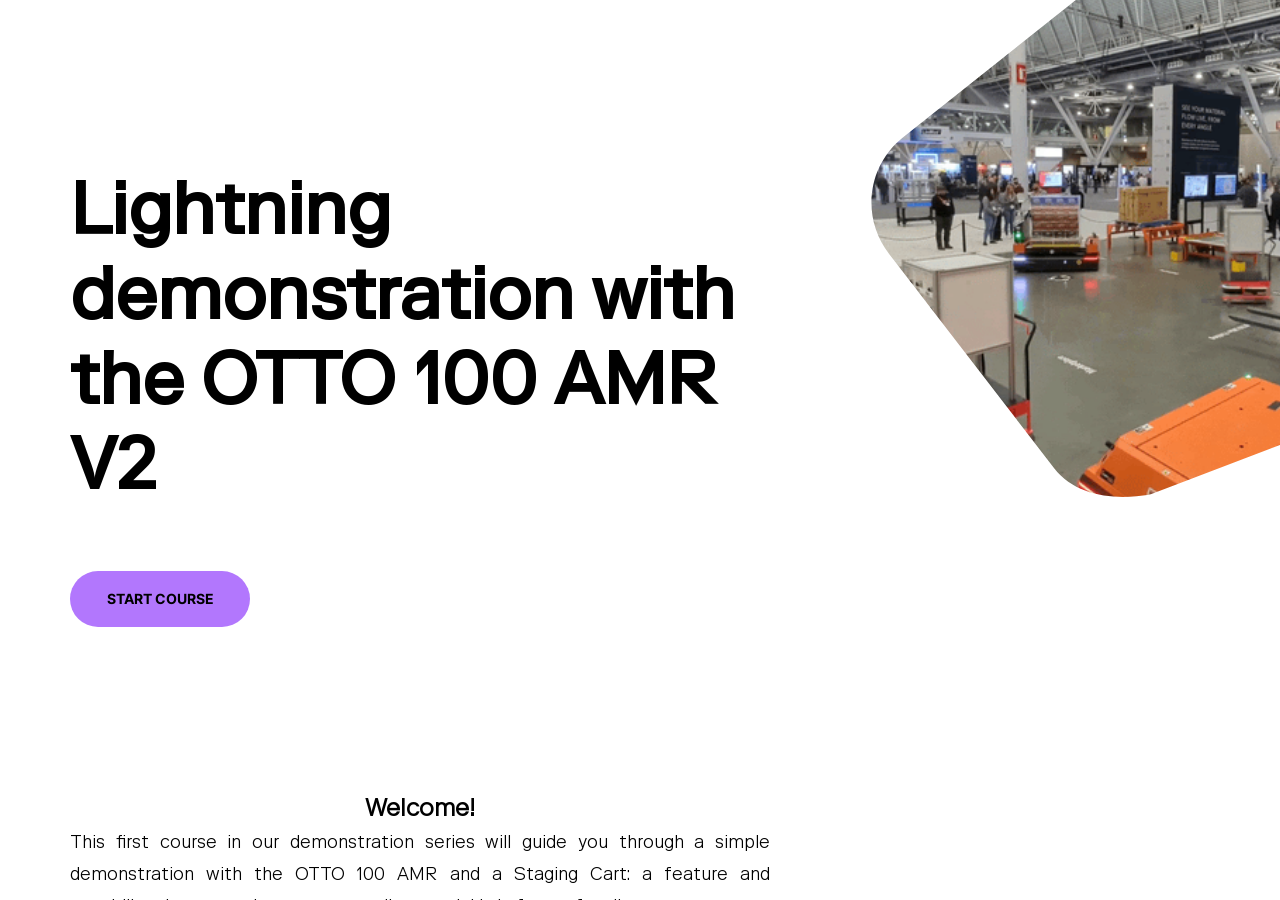
<file: index.html>
<!DOCTYPE html>
<html lang="en" class="">
  <head>
    <meta http-equiv="X-UA-Compatible" content="IE=edge,chrome=1">
    <meta name="viewport" content="width=device-width, initial-scale=1">
    <meta charset="utf-8">

    <title>Lightning demonstration with the OTTO 100 AMR V2</title>

    <link type="text/css" rel="stylesheet" href="lib/icomoon.css">
    <script type="text/javascript" src="lib/player-0.0.11.min.js"></script>
    <script type="text/javascript" src="lib/lzwcompress.js"></script>

    <!-- Resize Hack -->
    <script type="text/javascript">
      window.resizeTo(screen.width, screen.height);
    </script>
    
    <!--[if lt IE 9]>
    <script src="//html5shiv.googlecode.com/svn/trunk/html5.js"></script>
    <![endif]-->

    <script id="__ENTRY__" type="application/json">
      {".js":["rise/f2f478ba.js"]}
    </script>

    <script id="__REMOTE_ENTRIES__" type="application/json">
      {"mondrian":{".js":["mondrian/entry.js"]}}
    </script>

    <script>
      (function() {
        const jsonp = {}

        function loadModule(manifest) {
          const p = []

          if (manifest['.css'] != null) {
            for (var idx = 0; idx < manifest['.css'].length; idx++) {
              p.push(new Promise((resolve, reject) => {
                var link = document.createElement('link')
                link.onload = resolve
                link.onerror = reject
                link.rel = 'stylesheet'
                link.href = 'lib/' + manifest['.css'][idx]
                document.body.appendChild(link)
              }))
            }
          }

          if (manifest['.js'] != null) {
            for (var idx = 0; idx < manifest['.js'].length; idx++) {
              p.push(new Promise((resolve, reject) => {
                var script = document.createElement('script')
                script.onload = resolve
                script.onerror = reject
                script.src = 'lib/' + manifest['.js'][idx]
                document.body.appendChild(script)
              }))
            }
          }

          return Promise.all(p)
        }

        function deserialize(str) {
          const buffer = Uint8Array.from(atob(str), c => c.charCodeAt(0))
          const json = new TextDecoder().decode(buffer)
          const result = JSON.parse(json)
          return result
        }

        function __loadEntry() {
          return loadModule(JSON.parse(document.getElementById('__ENTRY__').textContent))
        }

        function __loadRemoteEntry(name) {
          const manifest = JSON.parse(document.getElementById('__REMOTE_ENTRIES__').textContent)
          if (manifest[name] == null) throw new Error(`Missing manifest for remote entry "${name}".`)
          return loadModule(manifest[name])
        }
        
        async function __loadJsonp(id, path) {
          try {
            return await new Promise((resolve, reject) => {
              try {
                jsonp[id] = resolve
                const script = document.createElement('script')
                script.onerror = reject
                script.src = `./${path}`
                document.head.appendChild(script)
              } catch (err) {
                reject(err)
              }
            })
          } finally {
            delete jsonp[id]
          }
        }

        function __resolveJsonp(id, data) {
          const resolve = jsonp[id]
          if (typeof resolve !== 'function') {
            throw new Error(`Could not load JSONP "${id}"`)
          }
          resolve(data)
        }

        async function __fetchCourse(name) {
          name = name == null ? window.i18n.default : name
          if (!window.i18n.available.includes(name)) {
            console.warn(`Could not load locale "${name}"`)
            name = window.i18n.available[0]
          }
          const encoded = await __loadJsonp(`course:${name}`, `locales/${name}.js`)
          const courseData = deserialize(encoded)
          return courseData
        }

        window.__loadEntry = __loadEntry
        window.__loadRemoteEntry = __loadRemoteEntry
        window.__loadJsonp = __loadJsonp
        window.__resolveJsonp = __resolveJsonp
        window.__fetchCourse = __fetchCourse
      })()
    </script>
  </head>
  <body>
    <div id="app"></div>
    <script>
  (function(root) {
    window.i18n = {"available":["und"],"default":"und"};
    window.partnerContent = [];

    var quizId = null;
    var storylineId = null;
    var completionPercentage = 100;
    var reporting = 'passed-incomplete';

    var LMSProxySelections = [
      'CommitData',
      'ConcedeControl', // Gives control back to the LMS
      'CreateResponseIdentifier', // Create question response
      'Finish',
      'GetDataChunk',  // Retrieve stringified object with lesson progress
      'GetStatus', // Get Current Status
      'MatchingResponse', // Interaction - Question Type
      'RecordFillInInteraction', // Interaction - Question Type
      'RecordMatchingInteraction', // Interaction - Question Type
      'RecordMultipleChoiceInteraction', // Interaction - Question Type
      'ResetStatus', // Reset the Status
      'SetBookmark',   // Set identifier for bookmark
      'SetDataChunk',  // Set a stringified object with lesson progress
      'SetFailed', // Tell LMS user Failed course
      'SetObjectiveStatus',
      'SetPassed', // Tell LMS user Passed the course
      'SetReachedEnd', // Tell LMS user completed course
      'SetScore', // Report Users Score to the LMS (for Pass and fail)
      'WriteToDebug',
    ];

    function HookCommit() {
  LMSProxyFuncs.WriteToDebug('Commit strategy detected a reason to commit! Forcing a commit to the LMS.');
  LMSProxyFuncs.CommitData();
}

const ProxyHooks = {

  'SetFailed': HookCommit,
  'SetPassed': HookCommit,
  'SetReachedEnd': HookCommit,
  'SetScore': HookCommit,

  'RecordMultipleChoiceInteraction': HookCommit,
  'RecordMatchingInteraction': HookCommit,
  'RecordFillInInteraction': HookCommit,
  'MatchingResponse': HookCommit,
};

function hookProxy(funcName) {
  if(ProxyHooks[funcName]) {
    return ProxyHooks[funcName]();
  }

  return;
}

var LMSProxyFuncs = pick(LMSProxySelections, window.parent, Function.prototype);

function noAPIFunction (funcName) {
  return function () {
    console.log('Warning: Course was unable to find the LMS API for ' + funcName + '. Course may have been launched from scormcontent/index.html, or the course package is not within an LMS. Saving of student data will not occur.');
  }
}

var initProxy = function() {
  return Object.keys(LMSProxyFuncs).reduce(function(newProxy, funcName) {
    // Alert logic for if there's issues finding the eLearning API.
    var triggerAlert = true;

    // xAPI and cmi5 API's can be identified by their object type and key count.
    if (typeof LMSProxyFuncs[funcName] === 'object' && Object.keys(LMSProxyFuncs[funcName]).length > 1) {
      triggerAlert = false;
    }

    // AICC and SCORM API's can be identified by the length of the function.
    if (LMSProxyFuncs[funcName].toString().length > 35) {
      triggerAlert = false;
    }

    if (triggerAlert) {
      noAPIFunction(funcName)();

      if (funcName === 'cmi5') {
        newProxy['cmi5'] = {
          getMasteryScore: noAPIFunction('cmi5.getMasteryScore')
        }
      } else {
        newProxy[funcName] = noAPIFunction(funcName);
      }
      
      return newProxy;
    }

    if (arrayHas(funcName, ['CreateResponseIdentifier', 'MatchingResponse', 'cmi5'])) {
      newProxy[funcName] = LMSProxyFuncs[funcName];
      return newProxy;
    }

    newProxy[funcName] = function () {
      var args = ([]).slice.call(arguments);
      var result = LMSProxyFuncs[funcName].apply(null, args);

      hookProxy(funcName);

      return result;
    }
    return newProxy;
  }, {})
}


    var LMSProxy = initProxy();

    finish(0);

    var cache = getLMSData();

    if(!isPassed()) {
      LMSProxy.SetObjectiveStatus(
        '',
        window.parent.LESSON_STATUS_FAILED
      );
    }

    function debounce(fn, delay) {
  var timer = null;

  return function () {
    var context = this, args = arguments;
    clearTimeout(timer);
    timer = setTimeout(function () {
      fn.apply(context, args);
    }, delay);
  };
}

function compress(data) {
  try {
    return JSON.stringify({
      v: 2,
      d: lzwCompress.pack(JSON.stringify(data)),
      cpv: "wfIiZFgP"
    });
  } catch(e) {
    return '';
  }
}

function decompress(stringData) {
  try {
    const data = JSON.parse(stringData);

    return data.d
      ? JSON.parse(lzwCompress.unpack(data.d))
      : data;
  } catch(e) {
    return {};
  }
}

function assign(target) {
  if (target === undefined || target === null) {
    throw new TypeError('assign: Cannot convert undefined or null to object');
  }

  var output = Object(target);

  for (var index = 1; index < arguments.length; index++) {
    var source = arguments[index];
    if (source !== undefined && source !== null) {
      for (var nextKey in source) {
        if (source.hasOwnProperty(nextKey)) {
          output[nextKey] = source[nextKey];
        }
      }
    }
  }
  return output;
}

function identity(value) {
  return value;
}

function bookmark(id) {
  var url = 'index.html#/lessons/' + id;

  LMSProxy.SetBookmark(url, '');
}

function completeOut(passed, reportParam) {
  var reportType = reportParam || reporting;

  if(passed) {
    switch(reportType) {
      case 'completed-incomplete':
      case 'completed-failed':
        LMSProxy.ResetStatus();
        LMSProxy.SetReachedEnd();
        break;

      case 'passed-incomplete':
      case 'passed-failed':
        LMSProxy.SetPassed();
        LMSProxy.SetReachedEnd();
        break;
    }
  } else {
    switch(reportType) {
      case 'passed-failed':
      case 'completed-failed':
        if(!isPassed()) {
          LMSProxy.SetFailed();
        }
        break;
    }
  }
}

var setDataChunk = debounce(function(data) {
  LMSProxy.SetDataChunk(data);
}, 100);

function concatLMSData(data) {
  assign(cache, data);
  setDataChunk(compress(cache));
}

function getLocale() {
  return getLMSData().locale;
}

function setLocale(locale) {
  concatLMSData({ locale: locale });
}


function exit() {
  LMSProxy.ConcedeControl();
}

function finish(totalProgress) {
  if (
    quizId === null &&
    storylineId === null &&
    completionPercentage != undefined &&
    totalProgress >= completionPercentage
  ) {
    completeOut(true);
  }
}

function finishQuiz(passed, score, id) {
  if (id == quizId) {
    reportScore(score);
    completeOut(passed);
  }
}

function finishStoryline(id, passed, isQuiz, score) {
  if (id == storylineId) {
    if (isQuiz) {
      reportScore(score);
      completeOut(passed, 'passed-failed');
    } else {
      completeOut(passed);
    }
  }
}

function sanitizeForUri(title) {
  var strippedTitle = title.replace(/<(?:.|\n)*?>/gm, '');
  var sanitizedTitle = strippedTitle.replace(/[^a-zA-Z0-9-_.~]/g, '-');
  return sanitizedTitle;
}

function shorten(title) {
  return title.charAt(0);
}

function buildResponseIdentifier(response) {
  var title = sanitizeForUri(response.title);
  return LMSProxy.CreateResponseIdentifier(shorten(title), title);
}

function buildMatchingResponse(response) {
  var sourceTitle = sanitizeForUri(response.source.title);
  var targetTitle = sanitizeForUri(response.target.title);

  var source =
    LMSProxy.CreateResponseIdentifier(shorten(sourceTitle), sourceTitle);
  var target =
    LMSProxy.CreateResponseIdentifier(shorten(targetTitle), targetTitle);

  return new LMSProxy.MatchingResponse(source, target);
}

function cleanTitle(title, maxSize) {
  return title.substr(0, maxSize || 20).replace(/\s/g, '_');
}

function titleToId(quiz, question, attempts) {
  return cleanTitle(quiz, 20) + '_' + cleanTitle(question, 230) + '_' + attempts.toString().substr(0,3);
}

function normalizeResult(correct) {
  return correct
    ? window.parent.INTERACTION_RESULT_CORRECT
    : window.parent.INTERACTION_RESULT_WRONG;
}

function reportAnswer(data) {
  var recorder = Function.prototype;
  var response;
  var correctResponses;

  var isCorrect = normalizeResult(data.isCorrect);
  var latency = data.latency;
  var title = data.questionTitle;
  var weighting = 1;
  var strId = titleToId(data.quizTitle, title, data.retryAttempts);

  switch (data.type) {
    case 'MULTIPLE_CHOICE':
    case 'MULTIPLE_RESPONSE':
      response = data.response.map(buildResponseIdentifier);
      correctResponses = data.correctResponse.map(buildResponseIdentifier);
      recorder = LMSProxy.RecordMultipleChoiceInteraction;
      break;

    case 'FILL_IN_THE_BLANK':
      response = data.response;
      correctResponses = data.correctResponse;
      recorder = LMSProxy.RecordFillInInteraction;
      break;

    case 'MATCHING':
      response = data.response.map(buildMatchingResponse);
      correctResponses = data.correctResponse.map(buildMatchingResponse);
      recorder = LMSProxy.RecordMatchingInteraction;
      break;
  }

  recorder(
    strId,
    response,
    isCorrect,
    correctResponses,
    title,
    weighting,
    latency,
    0
  );
}

function getLMSData() {
  var data = null;

  if(!cache) {
    data = LMSProxy.GetDataChunk();

    var result = data
      ? decompress(data)
      : {};

    return result;
  }

  return assign({}, cache);
}

function getProgress(initialProgress) {
  var decodeCourseProgress =
    root.Rise.decodeCourseProgress;

  var progress = assign({}, {
    progress: { lessons: {} }
  }, getLMSData()).progress;

  if(initialProgress) {
    return decodeCourseProgress(initialProgress, progress);
  }

  return progress;
}

function isExport() {
  return true;
}

function isPassed() {
  return LMSProxy.GetStatus() === window.parent.LESSON_STATUS_PASSED;
}

function pick(keys, obj, def) {
  return keys.reduce(function(memo, key) {
    if(obj[key] === undefined) {
      if(def !== undefined) {
        memo[key] = def;
      }
    } else {
      memo[key] = obj[key];
    }

    return memo;
  }, {});
}

function reportScore(score) {
  var highScore = Math.max(getLMSData().score || 0, score);
  concatLMSData({ score: highScore });

  LMSProxy.SetScore(highScore, 100, 0);
}

function resolvePath(path) {
  return ('assets/').concat(path);
}

function resolveFontPath(font) {
  return ('lib/fonts/').concat(font.key.split('/').reverse()[0]);
}

function setLessonProgress(lessonProgress) {
  var encodeLessonProgress =
    root.Rise.encodeLessonProgress;

  var currentProgress = getProgress();

  var lessons = assign(
    {},
    currentProgress.lessons,
    encodeLessonProgress(lessonProgress)
  );

  var progress = assign({}, currentProgress, { lessons: lessons });

  concatLMSData({ progress: progress });
}

function setCourseProgress(courseProgress) {
  var encodeCourseProgress =
    root.Rise.encodeCourseProgress;

  var currentProgress = getProgress();

  var progress = assign(
    {},
    currentProgress,
    encodeCourseProgress(courseProgress)
  );

  concatLMSData({ progress: progress });
}

function getMasteryScore(payload) {
  return payload.passingScore;
}

function arrayHas(val, arr) {
  return !!(~(arr.indexOf(val)))
}

function fetchAvailableLocales() {
  return window.i18n
}

root.Rise = {
  completeLessons: identity,
  decodeCourseProgress: identity,
  encodeCourseProgress: identity,
  encodeLessonProgress: identity
};

root.Runtime = {
  bookmark: bookmark,
  exit: exit,
  fetch: window.__fetchCourse,
  fetchAvailableLocales: fetchAvailableLocales,
  finish: finish,
  finishQuiz: finishQuiz,
  finishStoryline: finishStoryline,
  getLocale: getLocale,
  getMasteryScore: getMasteryScore,
  getProgress: getProgress,
  isExport: isExport,
  reportAnswer: reportAnswer,
  resolveFontPath: resolveFontPath,
  resolvePath: resolvePath,
  setCourseProgress: setCourseProgress,
  setLessonProgress: setLessonProgress,
  setLocale: setLocale
};

  }(window));
</script>

    
    <script>__loadEntry()</script>
    
  </body>
</html>
</file>
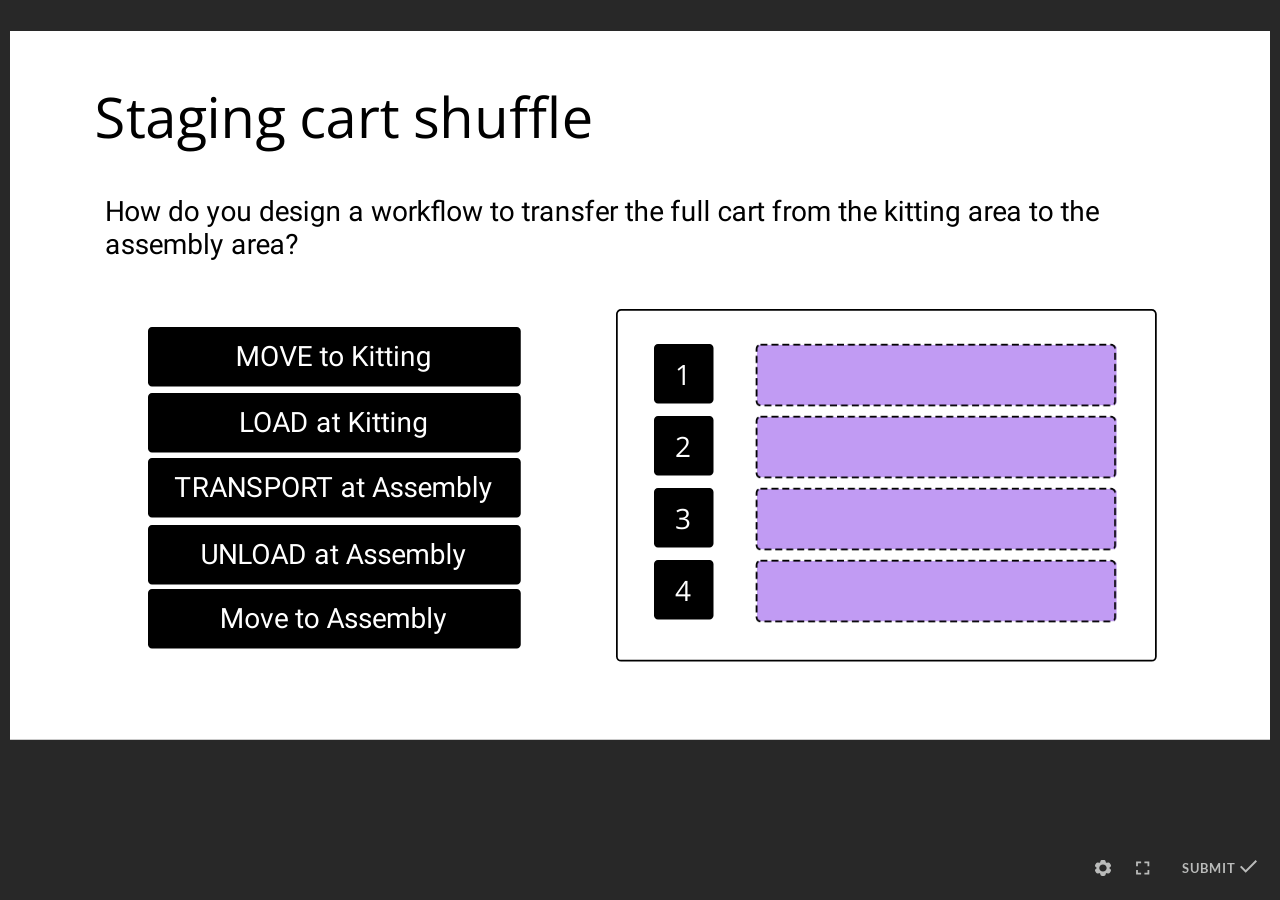
<file: assets/F-tINTjvSrshsp36/story.html>
﻿<!doctype html>
<html lang="en-US">
<head>
  <meta charset="utf-8">
  <!-- Created using Storyline 360 x64 - http://www.articulate.com  -->
  <!-- version: 3.95.33670.0 -->
  <title>Sequence Drag-and-Drop Interaction with Feedback</title>
  <meta http-equiv="x-ua-compatible" content="IE=edge"/>
  <meta name="viewport" content="width=device-width,initial-scale=1,user-scalable=no,shrink-to-fit=no,minimal-ui"/>
  <meta name="apple-mobile-web-app-capable" content="yes"/>
  <style>
    html, body { height: 100%; padding: 0; margin: 0 }
    #app { height: 100%; width: 100%; }
  </style>

  <script>
    window.DS = {};
    window.globals = {
      DATA_PATH_BASE: '',
      HAS_FRAME: true,
      HAS_SLIDE: true,

      lmsPresent: false,
      tinCanPresent: false,
      cmi5Present: false,
      aoSupport: false,
      scale: 'noscale',
      captureRc: false,
      browserSize: 'optimal',
      bgColor: '#282828',
      features: 'DropInAcc,DropInBase,DropInCore,DropInInteractions,DropInMisc,DropInVectors,DropInVideo,LayerPresentAsDialog,MultipleQuizTracking,UpdatedThemeEditor',
      themeName: 'unified',
      preloaderColor: '#FFFFFF',
      suppressAnalytics: false,
      productChannel: 'stable',
      publishSource: 'storyline',
      aid: 'aid|d3a047dc-32d6-46bf-a9ea-df0767599b33',
      cid: '9349f8fa-4f73-4792-9519-6d19b96ab13f',
      playerVersion: '3.95.33670.0',
      publishTimestamp: '2025-01-17T16:35:43.7537208Z',
      maxIosVideoElements: 10,
      connectionSettings: { message: 'You%20are%20offline.%20Trying%20to%20reconnect...', useDarkTheme: false, mode: 'disabled' },
      hasFeature: function(feature) {
        return this.features.split(',').includes(feature);
      },
      
      parseParams: function(qs) {
        if (window.globals.parsedParams != null) {
          return window.globals.parsedParams;
        }
        qs = (qs || window.location.search.substr(1)).split('+').join(' ');
        var params = {},
            tokens,
            re = /[?&]?([^=]+)=([^&]*)/g;

        while (tokens = re.exec(qs)) {
          params[decodeURIComponent(tokens[1]).trim()] =
            decodeURIComponent(tokens[2]).trim();
        }
        window.globals.parsedParams = params;
        return params;
      }

    };
  </script>
  <script>
    var isIe11 = ('ActiveXObject' in window || window.MSBlobBuilder != null)
      && window.msCrypto != null && !window.ActiveXObject;
    if (isIe11) {
      window.globals.unsupportedBrowser = true;
      document.write(atob('[base64]'));
    }
  </script>

  <script>
    if (window.globals.hasFeature('MultiLanguageSinglePackageSupport')) {
      
      
    }
  </script>

  
  <script>window.THREE = { };</script>
  
<meta name="robots" content="noindex, nofollow"></head>
<body style="background: #282828" class="cs-HTML theme-unified">
<script src="player-interface.js"></script>
  <script>!function(){var e,i=/iPhone/i,o=/iPod/i,n=/iPad/i,t=/\biOS-universal(?:.+)Mac\b/i,r=/\bAndroid(?:.+)Mobile\b/i,a=/Android/i,d=/(?:SD4930UR|\bSilk(?:.+)Mobile\b)/i,p=/Silk/i,l=/Windows Phone/i,u=/\bWindows(?:.+)ARM\b/i,b=/BlackBerry/i,s=/BB10/i,c=/Opera Mini/i,f=/\b(CriOS|Chrome)(?:.+)Mobile/i,h=/Mobile(?:.+)Firefox\b/i,v=function(e){return void 0!==e&&"MacIntel"===e.platform&&"number"==typeof e.maxTouchPoints&&e.maxTouchPoints>1&&"undefined"==typeof MSStream};e=function(e){var m={userAgent:"",platform:"",maxTouchPoints:0};e||"undefined"==typeof navigator?"string"==typeof e?m.userAgent=e:e&&e.userAgent&&(m={userAgent:e.userAgent,platform:e.platform,maxTouchPoints:e.maxTouchPoints||0}):m={userAgent:navigator.userAgent,platform:navigator.platform,maxTouchPoints:navigator.maxTouchPoints||0};var g=m.userAgent,y=g.split("[FBAN");void 0!==y[1]&&(g=y[0]),void 0!==(y=g.split("Twitter"))[1]&&(g=y[0]);var A=function(e){return function(i){return i.test(e)}}(g),w={apple:{phone:A(i)&&!A(l),ipod:A(o),tablet:!A(i)&&(A(n)||v(m))&&!A(l),universal:A(t),device:(A(i)||A(o)||A(n)||A(t)||v(m))&&!A(l)},amazon:{phone:A(d),tablet:!A(d)&&A(p),device:A(d)||A(p)},android:{phone:!A(l)&&A(d)||!A(l)&&A(r),tablet:!A(l)&&!A(d)&&!A(r)&&(A(p)||A(a)),device:!A(l)&&(A(d)||A(p)||A(r)||A(a))||A(/\bokhttp\b/i)},windows:{phone:A(l),tablet:A(u),device:A(l)||A(u)},other:{blackberry:A(b),blackberry10:A(s),opera:A(c),firefox:A(h),chrome:A(f),device:A(b)||A(s)||A(c)||A(h)||A(f)},any:!1,phone:!1,tablet:!1};return w.any=w.apple.device||w.android.device||w.windows.device||w.other.device,w.phone=w.apple.phone||w.android.phone||w.windows.phone,w.tablet=w.apple.tablet||w.android.tablet||w.windows.tablet,w}(),"object"==typeof exports&&"undefined"!=typeof module?module.exports=e:"function"==typeof define&&define.amd?define((function(){return e})):this.isMobile=e}();
    window.isMobile.apple.tablet = window.isMobile.apple.tablet ||
      (navigator.platform === 'MacIntel' && navigator.maxTouchPoints > 1);
    window.isMobile.apple.device = window.isMobile.apple.device || window.isMobile.apple.tablet;
    window.isMobile.tablet = window.isMobile.tablet || window.isMobile.apple.tablet;
    window.isMobile.any = window.isMobile.any || window.isMobile.apple.tablet;
  </script>

  <div id="focus-sink" tabindex="-1"></div>

  <div id="preso"></div>
  <script>
    (function() {

      var classTypes = [ 'desktop', 'mobile', 'phone', 'tablet' ];

      var addDeviceClasses = function(prefix, testObj) {
        var curr, i;
        for (i = 0; i < classTypes.length; i++) {
          curr = classTypes[i];
          if (testObj[curr]) {
            document.body.classList.add(prefix + curr);
          }
        }
      };

      var params = window.globals.parseParams(),
          isDevicePreview = params.devicepreview === '1',
          isPhoneOverride = params.deviceType === 'phone' || (isDevicePreview && params.phone == '1'),
          isTabletOverride = (params.deviceType === 'tablet' || isDevicePreview) && !isPhoneOverride,
          isMobileOverride = isPhoneOverride || isTabletOverride;

      var deviceView = {
        desktop: !window.isMobile.any && !isMobileOverride,
        mobile: window.isMobile.any || isMobileOverride,
        phone: isPhoneOverride || (window.isMobile.phone && !isTabletOverride),
        tablet: isTabletOverride || window.isMobile.tablet
      };

      window.globals.deviceView = deviceView;
      window.isMobile.desktop = !window.isMobile.any;
      window.isMobile.mobile = window.isMobile.any;

      addDeviceClasses('view-', deviceView);

    })();
  </script>
  
  <script src='story_content/triggers.js' type=text/javascript></script>
<script src='story_content/user.js' type=text/javascript></script>
  <div class="slide-loader"></div>

  <script>
    var doc = document, loader = doc.body.querySelector('.slide-loader'); [ 1, 2, 3 ].forEach(function(n) { var d = doc.createElement('div'); d.style.backgroundColor = window.globals.preloaderColor; d.classList.add('mobile-loader-dot'); d.classList.add('dot' + n); loader.appendChild(d); });
  </script>

  <div class="mobile-load-title-overlay" style="display: none">
    <div class="mobile-load-title">Sequence Drag-and-Drop Interaction with Feedback</div>
  </div>

  <div class="mobile-chrome-warning"></div>

  
<style>
  .warn-connection-dialog {
    display: none;
    background: transparent;
    pointer-events: all;
    position: fixed;
    left: 0;
    top: 0;
    width: 100%;
    height: 100%;
    z-index: 999;
  }

  .warn-connection-content {
    pointer-events: all;
    border-radius: 4px;
    background: white;
    border: 1px solid #E7E7E7;
    color: #333333;
    box-shadow: 0 2px 4px rgba(0, 0, 0, 0.25);
    transition: all 150ms ease-out;
    position: absolute;
    white-space: nowrap;
  }

  .view-phone.is-landscape .warn-connection-content {
    left: 23px;
    bottom: 23px;
  }

  .view-tablet.is-landscape .warn-connection-content {
    left: 50%;
    top: 20px;
    transform: translateX(-50%);
  }

  .view-mobile.is-portrait .warn-connection-content {
    transform: translate(-50%, calc(-100% - 15px));
  }

  .warn-connection-content p {
    display: inline-block;
    margin: 0 8px 0 0;
    line-height: 33px;
    font-size: 11px;
  }

  .warn-connection-content svg {
    position: relative;
    vertical-align: middle;
    margin: 0 2px 2px 8px;
  }

  .view-desktop .warn-connection-content {
    left: 1.5em;
    bottom: 1.5em;
  }

  .view-desktop .warn-connection-content p {
    font-size: 1.1em;
  }

  .is-offline .warn-connection-dialog {
    display: block;
  }

  .is-offline .cs-panel * {
    pointer-events: none !important;
  }

  .is-offline .cs-panel {
    pointer-events: all !important;
  }

  .is-offline #nav-controls * {
    pointer-events: none !important;
  }

  .is-offline #nav-controls {
    pointer-events: all !important;
  }
</style>

<div class="warn-connection-dialog" role="alertdialog" aria-modal="true" tabindex="0" aria-labelledby="warn-connection-message">
  <div class="warn-connection-content">
    <svg width="17" height="15" viewBox="0 0 17 15" xmlns="http://www.w3.org/2000/svg">
      <path fill="#8F0000" stroke="white" d="M16.07,12.98 L15.88,12.23 L9.51,1.21 C8.97,0.26,7.6,0.26,7.06,1.21 L0.69,12.23 C0.15,13.16,0.81,14.36,1.91,14.36 H14.65 C15.47,14.36,16.05,13.7,16.07,12.98 Z"/>
      <path fill="white" stroke="white" d="M8.58,5.5 C8.35,5.28,8.5,5.35,8.21,5.32 C8.09,5.35,7.97,5.49,7.96,5.67 C7.97,5.79,7.98,5.92,7.98,6.04 L7.98,6.04 C7.99,6.17,8,6.31,8.01,6.43 L8.01,6.44 C8.03,6.92,8.06,7.41,8.09,7.9 L8.09,7.9 C8.12,8.39,8.14,8.88,8.17,9.37 C8.17,9.39,8.18,9.42,8.2,9.44 C8.23,9.46,8.25,9.47,8.28,9.47 C8.31,9.47,8.34,9.46,8.35,9.44 C8.37,9.43,8.38,9.4,8.39,9.35 L8.39,9.34 C8.39,9.24,8.4,9.15,8.4,9.05 L8.4,9.05 C8.41,8.96,8.41,8.86,8.42,8.75 C8.43,8.44,8.45,8.12,8.47,7.81 L8.47,7.81 C8.49,7.49,8.51,7.18,8.53,6.87 C8.55,6.46,8.56,6.05,8.59,5.64 L8.6,5.62 C8.6,5.57,8.59,5.53,8.58,5.5 L8.21,5.32 Z"/>
      <circle fill="white" stroke="white" cx="8.3" cy="11.35" r="0.3"/>
    </svg>
    <p id="warn-connection-message">You are offline. Trying to reconnect...</p>
  </div>
</div>

<script>
  (function() {
    window.DS.connection = {
      warningShown: false,
      assets: {},
      loadingAssetGroup: false,
      retryDelay: 500
    };

    var connectionSettings = window.globals.connectionSettings || {};

    var useConnectionMessages = window.AbortController != null &&
      window.location.protocol != 'file:' &&
      connectionSettings.mode === 'normal';

    window.DS.connection.useConnectionMessages = useConnectionMessages;

    var assetCount = 0;
    var checkLoadedId;


    if (useConnectionMessages && connectionSettings != null) {
      var contentEl = document.querySelector('.warn-connection-content');
      var messageEl = contentEl.querySelector('p');

      if (connectionSettings.useDarkTheme) {
        contentEl.style.borderColor = '#BABBBA';
        contentEl.style.backgroundColor = '#282828';
        contentEl.style.color = '#FFFFFF';
      }

      if (connectionSettings.message != null) {
        messageEl.textContent = window.decodeURIComponent(connectionSettings.message);
      }
    }

    function checkAssetsReady() {
      for (var i in DS.connection.assets) {
        if (!DS.connection.assets[i].success) {
          return false;
        }
      }
      return true;
    }

    function stopAssetGroup() {
      if (!useConnectionMessages) { return; }

      assetCount = 0;

      DS.connection.oldAssetGroup = DS.connection.assets;
      DS.connection.assets = {};
      DS.connection.loadingAssetGroup = false;
      clearInterval(checkLoadedId);
    }

    function startAssetGroup() {
      if (!useConnectionMessages) { return; }
      var ticks = 0;
      clearInterval(checkLoadedId);
      checkLoadedId = setInterval(function() {
        var loaded = 0;
        if (assetCount === 0 && loaded === 0) {
          clearInterval(checkLoadedId);
          return;
        }

        for (var i in DS.connection.assets) {
          if (DS.connection.assets[i].success) {
            loaded++;
          }
        }

        if (assetCount === loaded && checkAssetsReady()) {
          for (var i in DS.connection.assets) {
            if (DS.connection.assets[i].action) {
              DS.connection.assets[i].action();
            }
          }
          hideWarning();
          stopAssetGroup();
        }
      }, 100)
    }

    function requiredAsset(url, action, retry, type) {
      if (!useConnectionMessages) { return; }
      if (DS.connection.assets[url]) { return; }

      DS.connection.assets[url] = {
        success: false, action: action, retry: retry, type: type
      };
      assetCount = Object.keys(DS.connection.assets).length;
      if (!DS.connection.loadingAssetGroup) {
        startAssetGroup();
      }
      DS.connection.loadingAssetGroup = true;
    }

    function assetLoaded(url) {
      if (!useConnectionMessages) { return; }
      if (DS.connection.assets[url]) {
        DS.connection.assets[url].success = true;
      }
    }

    function assetFailed(url) {
      if (!useConnectionMessages) { return; }
      if (!DS.connection.assets[url]) {
        if (/\.js$/.test(url) && url.indexOf('transcripts') === -1) {
          setTimeout(function() {
            if (DS.connection.lastSlideLoaded != null) {
              DS.connection.lastSlideLoaded();
            }
          }, DS.connection.retryDelay);
        }
        return;
      }
      if (!DS.connection.warningShown) { showWarning(); }
      if (DS.connection.assets[url].retry) {
        setTimeout(function() {
          if (!DS.connection.assets[url].success) {
            DS.connection.assets[url].retry()
          }
        }, DS.connection.retryDelay);
      }
    }

    function hideWarning() {
      document.body.classList.remove('is-offline');
      DS.connection.warningShown = false;
      enableKeys();
    }
    DS.connection.hideWarning = hideWarning

    function showWarning(btn) {
      document.body.classList.add('is-offline')
      DS.connection.warningShown = true;
      updateWarningPosition();
      disableKeys();
    }

    function updateWarningPosition() {
      if (!DS.connection.warningShown) {
        return;
      }

      var isPortrait = document.body.classList.contains('is-portrait');
      var isMobile = document.body.classList.contains('view-mobile');
      var warningEl = document.querySelector('.warn-connection-content');

      if (isPortrait && isMobile) {
        var slide = document.querySelector('.primary-slide');
        var slideRect = slide != null
          ? slide.getBoundingClientRect()
          : { top: window.innerHeight, left: 0, width: window.innerWidth };

        warningEl.style.top = `${slideRect.top}px`
        warningEl.style.left = `${slideRect.left + slideRect.width / 2}px`
      } else {
        warningEl.style.top = null;
        warningEl.style.left = null;
      }

      window.requestAnimationFrame(updateWarningPosition);
    }

    function onDisableKeyDown(e) {
      e.preventDefault();
      e.stopImmediatePropagation();
    }

    function onDisableKeyUp(e) {
      e.preventDefault();
      e.stopImmediatePropagation();
    }

    var accStyle = document.createElement('style');
    var warnDialogEl = document.querySelector('.warn-connection-dialog');

    function disableKeys() {
      if (DS.views && DS.views.nsStack && DS.views.nsStack.length === 1) {
        DS.views.nsStack[0].tabReachable = false
        DS.views.nsStack[0].updateTabIndex(true, true);
      }

      accStyle.innerHTML = '.acc-shadow-dom { display: none; }';
      document.body.appendChild(accStyle);

      warnDialogEl.parentNode.append(warnDialogEl);
      warnDialogEl.focus();
    }

    function enableKeys() {
      accStyle.remove();
      if (DS.views && DS.views.nsStack && DS.views.nsStack.length === 1 && DS.views.nsStack[0].name === '_frame') {
        DS.views.nsStack[0].tabReachable = true;
        DS.views.nsStack[0].updateTabIndex();
      }
    }

    // these will all be noops if the feature flag isn't set in
    // the data and `window.globals.features`
    DS.connection.requiredAsset = requiredAsset;
    DS.connection.assetLoaded = assetLoaded;
    DS.connection.assetFailed = assetFailed;
    DS.connection.stopAssetGroup = stopAssetGroup;
    DS.connection.startAssetGroup = startAssetGroup;
  })();
</script>


  <script>
    
    if (window.autoSpider && window.vInterfaceObject) {
      document.querySelector('.mobile-load-title-overlay').style.display = 'none';
    }
  </script>

  

  <link rel="stylesheet" href="html5/data/css/output.min.css" data-noprefix/>
</body>
<script src="html5/lib/scripts/bootstrapper.min.js"></script>
</html>
</file>
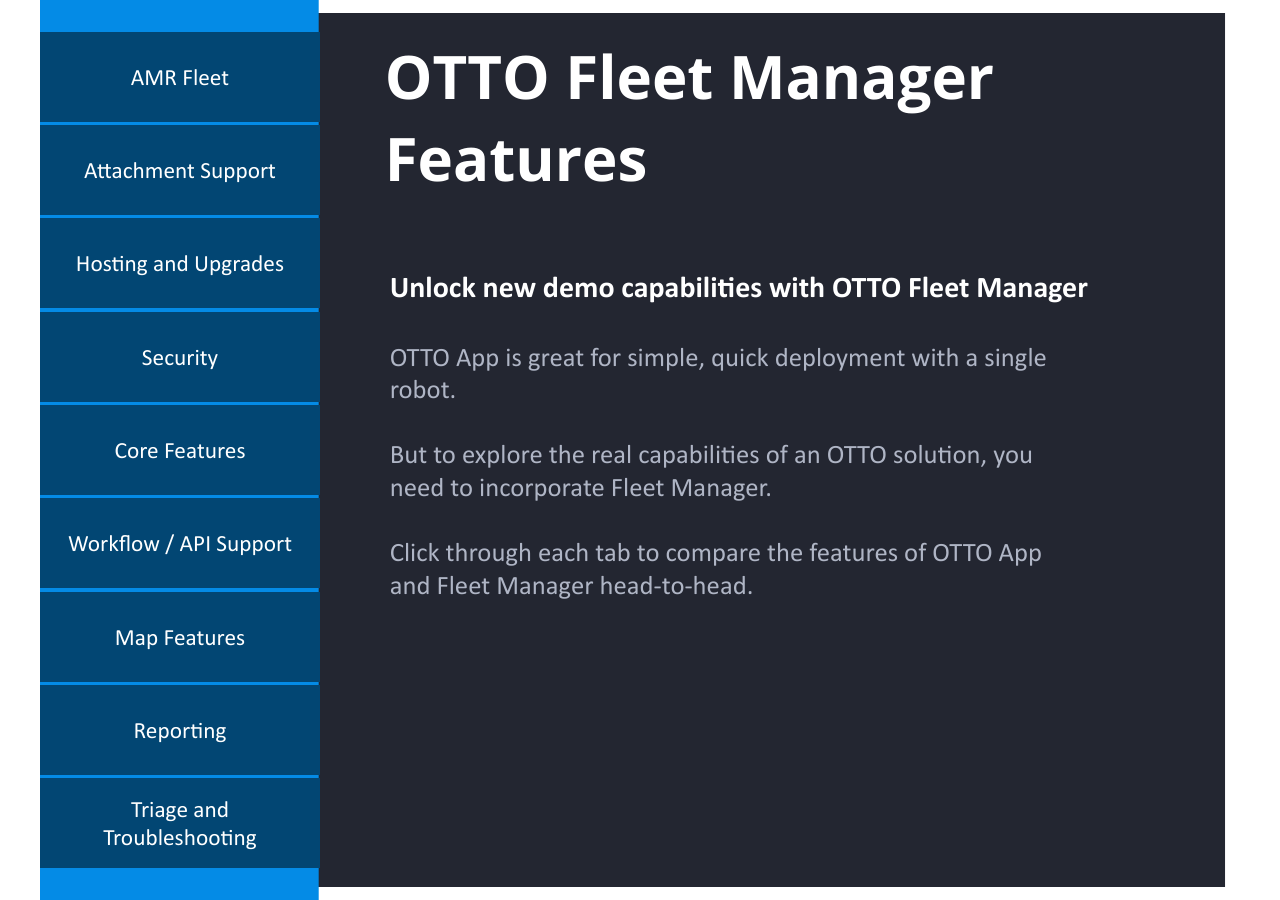
<file: assets/ZgKGDLG2ALTy_Ziu/story.html>
﻿<!doctype html>
<html lang="en-US">
<head>
  <meta charset="utf-8">
  <!-- Created using Storyline 360 x64 - http://www.articulate.com  -->
  <!-- version: 3.89.32618.0 -->
  <title>OTTO Fleet Manager Features</title>
  <meta http-equiv="x-ua-compatible" content="IE=edge"/>
  <meta name="viewport" content="width=device-width,initial-scale=1,user-scalable=no,shrink-to-fit=no,minimal-ui"/>
  <meta name="apple-mobile-web-app-capable" content="yes"/>
  <style>
    html, body { height: 100%; padding: 0; margin: 0 }
    #app { height: 100%; width: 100%; }
  </style>

  <script>
    window.DS = {};
    window.globals = {
      DATA_PATH_BASE: '',
      HAS_FRAME: true,
      HAS_SLIDE: true,

      lmsPresent: false,
      tinCanPresent: false,
      cmi5Present: false,
      aoSupport: false,
      scale: 'noscale',
      captureRc: false,
      browserSize: 'optimal',
      bgColor: '#282828',
      features: 'DropInBase,DropInCore,DropInInteractions,DropInMisc,DropInVectors,DropInVideo,LayerPresentAsDialog,MultipleQuizTracking,UpdatedThemeEditor',
      themeName: 'unified',
      preloaderColor: '#FFFFFF',
      suppressAnalytics: false,
      productChannel: 'stable',
      publishSource: 'storyline',
      aid: 'aid|40b4792a-b5b5-48d9-9700-29f0cae7ebfe',
      cid: 'ee617434-9215-4c9e-8283-9cc35ce04a60',
      playerVersion: '3.89.32618.0',
      publishTimestamp: '2024-07-12T21:17:45.5238759Z',
      maxIosVideoElements: 10,
      connectionSettings: { message: 'You%20are%20offline.%20Trying%20to%20reconnect...', useDarkTheme: false, mode: 'disabled' },
      hasFeature: function(feature) {
        return this.features.split(',').includes(feature);
      },
      
      parseParams: function(qs) {
        if (window.globals.parsedParams != null) {
          return window.globals.parsedParams;
        }
        qs = (qs || window.location.search.substr(1)).split('+').join(' ');
        var params = {},
            tokens,
            re = /[?&]?([^=]+)=([^&]*)/g;

        while (tokens = re.exec(qs)) {
          params[decodeURIComponent(tokens[1]).trim()] =
            decodeURIComponent(tokens[2]).trim();
        }
        window.globals.parsedParams = params;
        return params;
      }

    };
  </script>
  <script>
    var isIe11 = ('ActiveXObject' in window || window.MSBlobBuilder != null)
      && window.msCrypto != null && !window.ActiveXObject;
    if (isIe11) {
      window.globals.unsupportedBrowser = true;
      document.write(atob('[base64]'));
    }
  </script>

  <script>
    if (window.globals.hasFeature('MultiLanguageSinglePackageSupport')) {
      
      
    }
  </script>

  
  <script>window.THREE = { };</script>
  
<meta name="robots" content="noindex, nofollow"></head>
<body style="background: #282828" class="cs-HTML theme-unified">
<script src="player-interface.js"></script>
  <script>!function(){var e,i=/iPhone/i,o=/iPod/i,n=/iPad/i,t=/\biOS-universal(?:.+)Mac\b/i,r=/\bAndroid(?:.+)Mobile\b/i,a=/Android/i,d=/(?:SD4930UR|\bSilk(?:.+)Mobile\b)/i,p=/Silk/i,l=/Windows Phone/i,u=/\bWindows(?:.+)ARM\b/i,b=/BlackBerry/i,s=/BB10/i,c=/Opera Mini/i,f=/\b(CriOS|Chrome)(?:.+)Mobile/i,h=/Mobile(?:.+)Firefox\b/i,v=function(e){return void 0!==e&&"MacIntel"===e.platform&&"number"==typeof e.maxTouchPoints&&e.maxTouchPoints>1&&"undefined"==typeof MSStream};e=function(e){var m={userAgent:"",platform:"",maxTouchPoints:0};e||"undefined"==typeof navigator?"string"==typeof e?m.userAgent=e:e&&e.userAgent&&(m={userAgent:e.userAgent,platform:e.platform,maxTouchPoints:e.maxTouchPoints||0}):m={userAgent:navigator.userAgent,platform:navigator.platform,maxTouchPoints:navigator.maxTouchPoints||0};var g=m.userAgent,y=g.split("[FBAN");void 0!==y[1]&&(g=y[0]),void 0!==(y=g.split("Twitter"))[1]&&(g=y[0]);var A=function(e){return function(i){return i.test(e)}}(g),w={apple:{phone:A(i)&&!A(l),ipod:A(o),tablet:!A(i)&&(A(n)||v(m))&&!A(l),universal:A(t),device:(A(i)||A(o)||A(n)||A(t)||v(m))&&!A(l)},amazon:{phone:A(d),tablet:!A(d)&&A(p),device:A(d)||A(p)},android:{phone:!A(l)&&A(d)||!A(l)&&A(r),tablet:!A(l)&&!A(d)&&!A(r)&&(A(p)||A(a)),device:!A(l)&&(A(d)||A(p)||A(r)||A(a))||A(/\bokhttp\b/i)},windows:{phone:A(l),tablet:A(u),device:A(l)||A(u)},other:{blackberry:A(b),blackberry10:A(s),opera:A(c),firefox:A(h),chrome:A(f),device:A(b)||A(s)||A(c)||A(h)||A(f)},any:!1,phone:!1,tablet:!1};return w.any=w.apple.device||w.android.device||w.windows.device||w.other.device,w.phone=w.apple.phone||w.android.phone||w.windows.phone,w.tablet=w.apple.tablet||w.android.tablet||w.windows.tablet,w}(),"object"==typeof exports&&"undefined"!=typeof module?module.exports=e:"function"==typeof define&&define.amd?define((function(){return e})):this.isMobile=e}();
    window.isMobile.apple.tablet = window.isMobile.apple.tablet ||
      (navigator.platform === 'MacIntel' && navigator.maxTouchPoints > 1);
    window.isMobile.apple.device = window.isMobile.apple.device || window.isMobile.apple.tablet;
    window.isMobile.tablet = window.isMobile.tablet || window.isMobile.apple.tablet;
    window.isMobile.any = window.isMobile.any || window.isMobile.apple.tablet;
  </script>

  <div id="focus-sink" tabindex="-1"></div>

  <div id="preso"></div>
  <script>
    (function() {

      var classTypes = [ 'desktop', 'mobile', 'phone', 'tablet' ];

      var addDeviceClasses = function(prefix, testObj) {
        var curr, i;
        for (i = 0; i < classTypes.length; i++) {
          curr = classTypes[i];
          if (testObj[curr]) {
            document.body.classList.add(prefix + curr);
          }
        }
      };

      var params = window.globals.parseParams(),
          isDevicePreview = params.devicepreview === '1',
          isPhoneOverride = params.deviceType === 'phone' || (isDevicePreview && params.phone == '1'),
          isTabletOverride = (params.deviceType === 'tablet' || isDevicePreview) && !isPhoneOverride,
          isMobileOverride = isPhoneOverride || isTabletOverride;

      var deviceView = {
        desktop: !window.isMobile.any && !isMobileOverride,
        mobile: window.isMobile.any || isMobileOverride,
        phone: isPhoneOverride || (window.isMobile.phone && !isTabletOverride),
        tablet: isTabletOverride || window.isMobile.tablet
      };

      window.globals.deviceView = deviceView;
      window.isMobile.desktop = !window.isMobile.any;
      window.isMobile.mobile = window.isMobile.any;

      addDeviceClasses('view-', deviceView);

    })();
  </script>
  
  <script src='story_content/triggers.js' type=text/javascript></script>
<script src='story_content/user.js' type=text/javascript></script>
  <div class="slide-loader"></div>

  <script>
    var doc = document, loader = doc.body.querySelector('.slide-loader'); [ 1, 2, 3 ].forEach(function(n) { var d = doc.createElement('div'); d.style.backgroundColor = window.globals.preloaderColor; d.classList.add('mobile-loader-dot'); d.classList.add('dot' + n); loader.appendChild(d); });
  </script>

  <div class="mobile-load-title-overlay" style="display: none">
    <div class="mobile-load-title">OTTO Fleet Manager Features</div>
  </div>

  <div class="mobile-chrome-warning"></div>

  
<style>
  .warn-connection-dialog {
    display: none;
    background: transparent;
    pointer-events: all;
    position: fixed;
    left: 0;
    top: 0;
    width: 100%;
    height: 100%;
    z-index: 999;
  }

  .warn-connection-content {
    pointer-events: all;
    border-radius: 4px;
    background: white;
    border: 1px solid #E7E7E7;
    color: #333333;
    box-shadow: 0 2px 4px rgba(0, 0, 0, 0.25);
    transition: all 150ms ease-out;
    position: absolute;
    white-space: nowrap;
  }

  .view-phone.is-landscape .warn-connection-content {
    left: 23px;
    bottom: 23px;
  }

  .view-tablet.is-landscape .warn-connection-content {
    left: 50%;
    top: 20px;
    transform: translateX(-50%);
  }

  .view-mobile.is-portrait .warn-connection-content {
    transform: translate(-50%, calc(-100% - 15px));
  }

  .warn-connection-content p {
    display: inline-block;
    margin: 0 8px 0 0;
    line-height: 33px;
    font-size: 11px;
  }

  .warn-connection-content svg {
    position: relative;
    vertical-align: middle;
    margin: 0 2px 2px 8px;
  }

  .view-desktop .warn-connection-content {
    left: 1.5em;
    bottom: 1.5em;
  }

  .view-desktop .warn-connection-content p {
    font-size: 1.1em;
  }

  .is-offline .warn-connection-dialog {
    display: block;
  }

  .is-offline .cs-panel * {
    pointer-events: none !important;
  }

  .is-offline .cs-panel {
    pointer-events: all !important;
  }

  .is-offline #nav-controls * {
    pointer-events: none !important;
  }

  .is-offline #nav-controls {
    pointer-events: all !important;
  }
</style>

<div class="warn-connection-dialog" role="alertdialog" aria-modal="true" tabindex="0" aria-labelledby="warn-connection-message">
  <div class="warn-connection-content">
    <svg width="17" height="15" viewBox="0 0 17 15" xmlns="http://www.w3.org/2000/svg">
      <path fill="#8F0000" stroke="white" d="M16.07,12.98 L15.88,12.23 L9.51,1.21 C8.97,0.26,7.6,0.26,7.06,1.21 L0.69,12.23 C0.15,13.16,0.81,14.36,1.91,14.36 H14.65 C15.47,14.36,16.05,13.7,16.07,12.98 Z"/>
      <path fill="white" stroke="white" d="M8.58,5.5 C8.35,5.28,8.5,5.35,8.21,5.32 C8.09,5.35,7.97,5.49,7.96,5.67 C7.97,5.79,7.98,5.92,7.98,6.04 L7.98,6.04 C7.99,6.17,8,6.31,8.01,6.43 L8.01,6.44 C8.03,6.92,8.06,7.41,8.09,7.9 L8.09,7.9 C8.12,8.39,8.14,8.88,8.17,9.37 C8.17,9.39,8.18,9.42,8.2,9.44 C8.23,9.46,8.25,9.47,8.28,9.47 C8.31,9.47,8.34,9.46,8.35,9.44 C8.37,9.43,8.38,9.4,8.39,9.35 L8.39,9.34 C8.39,9.24,8.4,9.15,8.4,9.05 L8.4,9.05 C8.41,8.96,8.41,8.86,8.42,8.75 C8.43,8.44,8.45,8.12,8.47,7.81 L8.47,7.81 C8.49,7.49,8.51,7.18,8.53,6.87 C8.55,6.46,8.56,6.05,8.59,5.64 L8.6,5.62 C8.6,5.57,8.59,5.53,8.58,5.5 L8.21,5.32 Z"/>
      <circle fill="white" stroke="white" cx="8.3" cy="11.35" r="0.3"/>
    </svg>
    <p id="warn-connection-message">You are offline. Trying to reconnect...</p>
  </div>
</div>

<script>
  (function() {
    window.DS.connection = {
      warningShown: false,
      assets: {},
      loadingAssetGroup: false,
      retryDelay: 500
    };

    var connectionSettings = window.globals.connectionSettings || {};

    var useConnectionMessages = window.AbortController != null &&
      window.location.protocol != 'file:' &&
      connectionSettings.mode === 'normal';

    window.DS.connection.useConnectionMessages = useConnectionMessages;

    var assetCount = 0;
    var checkLoadedId;


    if (useConnectionMessages && connectionSettings != null) {
      var contentEl = document.querySelector('.warn-connection-content');
      var messageEl = contentEl.querySelector('p');

      if (connectionSettings.useDarkTheme) {
        contentEl.style.borderColor = '#BABBBA';
        contentEl.style.backgroundColor = '#282828';
        contentEl.style.color = '#FFFFFF';
      }

      if (connectionSettings.message != null) {
        messageEl.textContent = window.decodeURIComponent(connectionSettings.message);
      }
    }

    function checkAssetsReady() {
      for (var i in DS.connection.assets) {
        if (!DS.connection.assets[i].success) {
          return false;
        }
      }
      return true;
    }

    function stopAssetGroup() {
      if (!useConnectionMessages) { return; }

      assetCount = 0;

      DS.connection.oldAssetGroup = DS.connection.assets;
      DS.connection.assets = {};
      DS.connection.loadingAssetGroup = false;
      clearInterval(checkLoadedId);
    }

    function startAssetGroup() {
      if (!useConnectionMessages) { return; }
      var ticks = 0;
      clearInterval(checkLoadedId);
      checkLoadedId = setInterval(function() {
        var loaded = 0;
        if (assetCount === 0 && loaded === 0) {
          clearInterval(checkLoadedId);
          return;
        }

        for (var i in DS.connection.assets) {
          if (DS.connection.assets[i].success) {
            loaded++;
          }
        }

        if (assetCount === loaded && checkAssetsReady()) {
          for (var i in DS.connection.assets) {
            if (DS.connection.assets[i].action) {
              DS.connection.assets[i].action();
            }
          }
          hideWarning();
          stopAssetGroup();
        }
      }, 100)
    }

    function requiredAsset(url, action, retry, type) {
      if (!useConnectionMessages) { return; }
      if (DS.connection.assets[url]) { return; }

      DS.connection.assets[url] = {
        success: false, action: action, retry: retry, type: type
      };
      assetCount = Object.keys(DS.connection.assets).length;
      if (!DS.connection.loadingAssetGroup) {
        startAssetGroup();
      }
      DS.connection.loadingAssetGroup = true;
    }

    function assetLoaded(url) {
      if (!useConnectionMessages) { return; }
      if (DS.connection.assets[url]) {
        DS.connection.assets[url].success = true;
      }
    }

    function assetFailed(url) {
      if (!useConnectionMessages) { return; }
      if (!DS.connection.assets[url]) {
        if (/\.js$/.test(url) && url.indexOf('transcripts') === -1) {
          setTimeout(function() {
            if (DS.connection.lastSlideLoaded != null) {
              DS.connection.lastSlideLoaded();
            }
          }, DS.connection.retryDelay);
        }
        return;
      }
      if (!DS.connection.warningShown) { showWarning(); }
      if (DS.connection.assets[url].retry) {
        setTimeout(function() {
          if (!DS.connection.assets[url].success) {
            DS.connection.assets[url].retry()
          }
        }, DS.connection.retryDelay);
      }
    }

    function hideWarning() {
      document.body.classList.remove('is-offline');
      DS.connection.warningShown = false;
      enableKeys();
    }
    DS.connection.hideWarning = hideWarning

    function showWarning(btn) {
      document.body.classList.add('is-offline')
      DS.connection.warningShown = true;
      updateWarningPosition();
      disableKeys();
    }

    function updateWarningPosition() {
      if (!DS.connection.warningShown) {
        return;
      }

      var isPortrait = document.body.classList.contains('is-portrait');
      var isMobile = document.body.classList.contains('view-mobile');
      var warningEl = document.querySelector('.warn-connection-content');

      if (isPortrait && isMobile) {
        var slide = document.querySelector('.primary-slide');
        var slideRect = slide != null
          ? slide.getBoundingClientRect()
          : { top: window.innerHeight, left: 0, width: window.innerWidth };

        warningEl.style.top = `${slideRect.top}px`
        warningEl.style.left = `${slideRect.left + slideRect.width / 2}px`
      } else {
        warningEl.style.top = null;
        warningEl.style.left = null;
      }

      window.requestAnimationFrame(updateWarningPosition);
    }

    function onDisableKeyDown(e) {
      e.preventDefault();
      e.stopImmediatePropagation();
    }

    function onDisableKeyUp(e) {
      e.preventDefault();
      e.stopImmediatePropagation();
    }

    var accStyle = document.createElement('style');
    var warnDialogEl = document.querySelector('.warn-connection-dialog');

    function disableKeys() {
      if (DS.views && DS.views.nsStack && DS.views.nsStack.length === 1) {
        DS.views.nsStack[0].tabReachable = false
        DS.views.nsStack[0].updateTabIndex(true, true);
      }

      accStyle.innerHTML = '.acc-shadow-dom { display: none; }';
      document.body.appendChild(accStyle);

      warnDialogEl.parentNode.append(warnDialogEl);
      warnDialogEl.focus();
    }

    function enableKeys() {
      accStyle.remove();
      if (DS.views && DS.views.nsStack && DS.views.nsStack.length === 1 && DS.views.nsStack[0].name === '_frame') {
        DS.views.nsStack[0].tabReachable = true;
        DS.views.nsStack[0].updateTabIndex();
      }
    }

    // these will all be noops if the feature flag isn't set in
    // the data and `window.globals.features`
    DS.connection.requiredAsset = requiredAsset;
    DS.connection.assetLoaded = assetLoaded;
    DS.connection.assetFailed = assetFailed;
    DS.connection.stopAssetGroup = stopAssetGroup;
    DS.connection.startAssetGroup = startAssetGroup;
  })();
</script>


  <script>
    
    if (window.autoSpider && window.vInterfaceObject) {
      document.querySelector('.mobile-load-title-overlay').style.display = 'none';
    }
  </script>

  

  <link rel="stylesheet" href="html5/data/css/output.min.css" data-noprefix/>
</body>
<script src="html5/lib/scripts/bootstrapper.min.js"></script>
</html>
</file>
<file: lib/icomoon.css>
@font-face {
	font-family: 'icomoon';
	src:  url('fonts/icomoon.ttf') format('truetype'),
				url('fonts/icomoon.woff') format('woff');
	font-weight: normal;
	font-style: normal;
}

[class^="icon-"], [class*=" icon-"] {
	/* use !important to prevent issues with browser extensions that change fonts */
	font-family: 'icomoon' !important;
	speak: none;
	font-style: normal;
	font-weight: normal;
	font-variant: normal;
	text-transform: none;
	line-height: 1;

	/* Better Font Rendering =========== */
	-webkit-font-smoothing: antialiased;
	-moz-osx-font-smoothing: grayscale;
}

.icon-edit-author-name:before {
	content: "\e976";
}
.icon-lock:before {
	content: "\e977";
}
.icon-checkmark-valid:before {
	content: "\e95d";
}
.icon-close-media-panel:before {
	content: "\e95e";
}
.icon-trash4:before {
	content: "\e95f";
}
.icon-x-invalid-url:before {
	content: "\e960";
}
.icon-attach2:before {
	content: "\e961";
}
.icon-bold:before {
	content: "\e962";
}
.icon-fontcolor:before {
	content: "\e963";
}
.icon-fontsize:before {
	content: "\e964";
}
.icon-italic:before {
	content: "\e965";
}
.icon-link:before {
	content: "\e966";
}
.icon-orderedlist:before {
	content: "\e967";
}
.icon-quote:before {
	content: "\e968";
}
.icon-unorderedlist:before {
	content: "\e969";
}
.icon-feedback:before {
	content: "\e910";
}
.icon-review:before {
	content: "\e911";
}
.icon-customizable:before {
	content: "\e908";
}
.icon-design:before {
	content: "\e909";
}
.icon-interactions:before {
	content: "\e90a";
}
.icon-questions:before {
	content: "\e90b";
}
.icon-scenarios2:before {
	content: "\e90c";
}
.icon-slides:before {
	content: "\e90d";
}
.icon-desktop:before {
	content: "\e902";
}
.icon-expressions:before {
	content: "\e903";
}
.icon-poses:before {
	content: "\e904";
}
.icon-retina:before {
	content: "\e905";
}
.icon-scenarios:before {
	content: "\e906";
}
.icon-transparency:before {
	content: "\e907";
}
.icon-Master-01:before {
	content: "\e934";
}
.icon-Master-02:before {
	content: "\e93a";
}
.icon-Master-03:before {
	content: "\e939";
}
.icon-Master-04:before {
	content: "\e936";
}
.icon-Master-05:before {
	content: "\e93b";
}
.icon-Master-06:before {
	content: "\e935";
}
.icon-Master-07:before {
	content: "\e937";
}
.icon-Master-08:before {
	content: "\e938";
}
.icon-Master-09:before {
	content: "\e922";
}
.icon-Master-10:before {
	content: "\e926";
}
.icon-Master-11:before {
	content: "\e924";
}
.icon-Master-12:before {
	content: "\e928";
}
.icon-Master-13:before {
	content: "\e923";
}
.icon-Master-14:before {
	content: "\e925";
}
.icon-Master-15:before {
	content: "\e929";
}
.icon-Master-16:before {
	content: "\e927";
}
.icon-Master-17:before {
	content: "\e92b";
}
.icon-Master-18:before {
	content: "\e92c";
}
.icon-Master-19:before {
	content: "\e92d";
}
.icon-Master-20:before {
	content: "\e92e";
}
.icon-Master-21:before {
	content: "\e92f";
}
.icon-Master-22:before {
	content: "\e930";
}
.icon-Master-23:before {
	content: "\e931";
}
.icon-Master-24:before {
	content: "\e932";
}
.icon-Master-25:before {
	content: "\e933";
}
.icon-Master-26:before {
	content: "\e92a";
}
.icon-check-circle:before {
	content: "\e803";
}
.icon-trash:before {
	content: "\e804";
}
.icon-rotation:before {
	content: "\e91a";
}
.icon-vector:before {
	content: "\e91b";
}
.icon-mute:before {
	content: "\e90e";
}
.icon-volume:before {
	content: "\e90f";
}
.icon-logo:before {
	content: "\e805";
}
.icon-share:before {
	content: "\e801";
}
.icon-sorting:before {
	content: "\e91c";
}
.icon-more:before {
	content: "\e91d";
}
.icon-copy:before {
	content: "\e951";
}
.icon-clock:before {
	content: "\e915";
}
.icon-quotes-left:before {
	content: "\e918";
}
.icon-list-numbered:before {
	content: "\e916";
}
.icon-list2:before {
	content: "\e917";
}
.icon-plus:before {
	content: "\e60a";
}
.icon-info:before {
	content: "\e974";
}
.icon-cross:before {
	content: "\e913";
}
.icon-checkmark:before {
	content: "\e975";
}
.icon-arrow-up2:before {
	content: "\e959";
}
.icon-arrow-down2:before {
	content: "\e95a";
}
.icon-sort-alpha-asc:before {
	content: "\e912";
}
.icon-rtf:before {
	content: "\e94b";
}
.icon-doc:before {
	content: "\e94a";
}
.icon-pdf:before {
	content: "\e94c";
}
.icon-ppt:before {
	content: "\e94d";
}
.icon-file:before {
	content: "\e94e";
}
.icon-xls:before {
	content: "\e94f";
}
.icon-zip:before {
	content: "\e950";
}
.icon-file-alt:before {
	content: "\e944";
}
.icon-doc-alt:before {
	content: "\e943";
}
.icon-pdf-alt:before {
	content: "\e945";
}
.icon-ppt-alt:before {
	content: "\e946";
}
.icon-rtf-alt:before {
	content: "\e947";
}
.icon-xls-alt:before {
	content: "\e948";
}
.icon-zip-alt:before {
	content: "\e949";
}
.icon-attach:before {
	content: "\e942";
}
.icon-reload:before {
	content: "\e941";
}
.icon-trash2:before {
	content: "\e60d";
}
.icon-arrow-left:before {
	content: "\e608";
}
.icon-arrow-right:before {
	content: "\e609";
}
.icon-check-alt:before {
	content: "\e606";
}
.icon-password-view:before {
	content: "\e972";
}
.icon-password-hide:before {
	content: "\e973";
}
.icon-view-grid:before {
	content: "\e96c";
}
.icon-grid-view:before {
	content: "\e96c";
}
.icon-view-list:before {
	content: "\e96d";
}
.icon-list-view:before {
	content: "\e96d";
}
.icon-blocks:before {
	content: "\e95b";
}
.icon-list3:before {
	content: "\e95c";
}
.icon-export:before {
	content: "\e958";
}
.icon-screencast:before {
	content: "\e957";
}
.icon-cursor:before {
	content: "\e956";
}
.icon-documents:before {
	content: "\e952";
}
.icon-duplicate:before {
	content: "\e952";
}
.icon-trash3:before {
	content: "\e953";
}
.icon-Article:before {
	content: "\e93c";
}
.icon-Interaction:before {
	content: "\e93d";
}
.icon-Quiz:before {
	content: "\e93e";
}
.icon-Video:before {
	content: "\e93f";
}
.icon-trashcan:before {
	content: "\e921";
}
.icon-marker_style:before {
	content: "\e920";
}
.icon-photo:before {
	content: "\e91f";
}
.icon-microphone:before {
	content: "\e91e";
}
.icon-plus2:before {
	content: "\e800";
}
.icon-processing:before {
	content: "\e607";
}
.icon-menu:before {
	content: "\e602";
}
.icon-headset:before {
	content: "\e603";
}
.icon-list:before {
	content: "\e604";
}
.icon-video:before {
	content: "\e605";
}
.icon-mail:before {
	content: "\e954";
}
.icon-remove:before {
	content: "\e955";
}
.icon-up-level-2:before {
	content: "\e96e";
}
.icon-up-level-list-2:before {
	content: "\e96f";
}
.icon-plus-circle:before {
	content: "\e802";
}
.icon-up-level:before {
	content: "\e970";
}
.icon-up-level-list:before {
	content: "\e971";
}
.icon-eye:before {
	content: "\e96b";
}
.icon-tick:before {
	content: "\e900";
}
.icon-check:before {
	content: "\e901";
}
.icon-link-alt:before {
	content: "\e919";
}
.icon-chevron-down:before {
	content: "\e60b";
}
.icon-chevron-up:before {
	content: "\e60c";
}
.icon-chevron-left:before {
	content: "\e600";
}
.icon-chevron:before {
	content: "\e601";
}
.icon-chevron-right:before {
	content: "\e601";
}
.icon-close-small:before {
	content: "\e940";
}
.icon-pie-chart:before {
	content: "\e914";
}
.icon-alert:before {
	content: "\e96a";
}
</file>
<file: assets/F-tINTjvSrshsp36/html5/data/css/output.min.css>
@font-face {
  font-family: 'LatoBold Charset1_ Bold1181BFA9';
  src: url('[data-uri]');
  font-style: normal;
  font-weight: normal;
}
@font-face {
  font-family: 'Lato Charset1_ 66QeWZYkC74E33E8';
  src: url('[data-uri]');
  font-style: normal;
  font-weight: normal;
}
@font-face {
  font-family: 'Open Sans Charset1_ 5m79FF0AF9D';
  src: url('[data-uri]');
  font-style: normal;
  font-weight: normal;
}
@font-face {
  font-family: 'Roboto Charset1_ 62YayB572C84A7';
  src: url('[data-uri]');
  font-style: normal;
  font-weight: normal;
}
@font-face {
  font-family: 'Open SansBold CharsBoldED34B779';
  src: url('[data-uri]');
  font-style: normal;
  font-weight: normal;
}
@font-face {
  font-family: 'Open Sans Charset0_v9TY33EDE6F2';
  src: url('[data-uri]');
  font-style: normal;
  font-weight: normal;
}
@font-face {
  font-family: 'Roboto Charset0_v5lJSRq46A5EDB0';
  src: url('[data-uri]');
  font-style: normal;
  font-weight: normal;
}
@font-face {
  font-family: 'LatoBold Charset0_vBoldEA24EE17';
  src: url('[data-uri]');
  font-style: normal;
  font-weight: normal;
}
@font-face {
  font-family: 'Open SansBold CharsBoldE47A47C6';
  src: url('[data-uri]');
  font-style: normal;
  font-weight: normal;
}
.cs-HTML {
  background: rgba(40, 40, 40, 1);
}
.cs-npnxnanbsnfns00000000011 .cs-infopanel  {
  box-shadow: 0 1px 0 rgba(0, 0, 0, 0);
  background: rgba(255, 255, 255, 1);
}
.cs-npnxnanbsnfns00000000011 .cs-infopanel .cs-link {
  color: rgba(186, 187, 186, 1);
}
.cs-npnxnanbsnfns00000000011 .cs-infopanel .cs-link:hover {
  color: rgba(255, 255, 255, 1);
}
.cs-npnxnanbsnfns00000000011 .cs-infopanel .cs-name {
  color: rgba(68, 68, 68, 1);
}
.cs-npnxnanbsnfns00000000011 .cs-infopanel .cs-title {
  color: rgba(153, 153, 153, 1);
}
.cs-npnxnanbsnfns00000000011 .cs-infopanelpopup  {
  box-shadow: 0 1px 0 rgba(0, 0, 0, 0);
  background: rgba(0, 0, 0, 0);
}
.cs-npnxnanbsnfns00000000011 .cs-infopanelpopup .cs-link {
  color: rgba(255, 0, 0, 1);
}
.cs-npnxnanbsnfns00000000011 .cs-infopanelpopup .cs-link:hover {
  color: rgba(255, 255, 255, 1);
}
.cs-npnxnanbsnfns00000000011 .cs-infopanelpopup .cs-name {
  color: rgba(255, 255, 255, 1);
}
.cs-npnxnanbsnfns00000000011 .cs-infopanelpopup .cs-bio {
  color: rgba(186, 187, 186, 1);
}
.cs-npnxnanbsnfns00000000011 .cs-timer  {
  color: rgba(186, 187, 186, 1);
}
.cs-npnxnanbsnfns00000000011 .cs-duration stop:first-child {
  stop-color: rgba(60, 60, 60, 1);
}
.cs-npnxnanbsnfns00000000011 .cs-duration stop:last-child {
  stop-color: rgba(60, 60, 60, 1);
}
.cs-npnxnanbsnfns00000000011 .cs-elapsed stop:first-child {
  stop-color: rgba(254, 227, 71, 1);
}
.cs-npnxnanbsnfns00000000011 .cs-elapsed stop:last-child {
  stop-color: rgba(254, 227, 71, 1);
}
.cs-npnxnanbsnfns00000000011 .cs-timer .cs-pie .cs-innerstroke {
  stroke: rgba(199, 199, 199, 1);
}
.cs-npnxnanbsnfns00000000011 .cs-timer .cs-pie .cs-innerborder {
  stroke: rgba(255, 255, 255, 1);
}
.cs-npnxnanbsnfns00000000011 .cs-window  {
  box-shadow: 0 8px 5px rgba(0, 0, 0, 0.2);
  border-color: rgba(49, 99, 0, 0);
  background: rgba(33, 33, 33, 1);
  color: rgba(248, 248, 248, 1);
}
.cs-npnxnanbsnfns00000000011 .cs-window .cs-diva {
  border-color: rgba(78, 78, 78, 1);
}
.cs-npnxnanbsnfns00000000011 .cs-window .cs-divb {
  border-color: rgba(78, 78, 78, 0);
}
.cs-npnxnanbsnfns00000000011 .cs-editor .cs-editor-slide {
  color: rgba(226, 226, 226, 1);
}
.cs-npnxnanbsnfns00000000011 .cs-editor .cs-editor-html {
  color: rgba(186, 187, 186, 1);
}
.cs-npnxnanbsnfns00000000011 .cs-editor .cs-editor-button {
  text-shadow: 0 1px 0 rgba(0, 0, 0, 0);
  color: rgba(255, 255, 255, 1);
  border-color: rgba(211, 211, 211, 1);
  background: rgba(34, 34, 34, 1);
}
.cs-npnxnanbsnfns00000000011 .cs-editor .cs-editor-button:hover {
  background: rgba(68, 68, 68, 1);
}
.cs-npnxnanbsnfns00000000011 .cs-editor .cs-editor-button:active {
  background: rgba(68, 68, 68, 1);
}
.cs-npnxnanbsnfns00000000011 .cs-listitem  {
  color: rgba(186, 187, 186, 1);
  border-color: none;
  border: 1px solid transparent;
}
.cs-npnxnanbsnfns00000000011 .cs-listitem:hover {
  background: rgba(255, 255, 255, 0.06);
  border-color: rgba(108, 108, 108, 1) !important;
  border-width: 1px;
  border-radius: 2px;
  border-style: solid;
  box-sizing: border-box;
}
.cs-npnxnanbsnfns00000000011 .cs-listitem.hover {
  background: rgba(255, 255, 255, 0.06);
  border-color: rgba(108, 108, 108, 1) !important;
  border-width: 1px;
  border-radius: 2px;
  border-style: solid;
  box-sizing: border-box;
}
.cs-npnxnanbsnfns00000000011 .cs-glossary  {
  color: rgba(186, 187, 186, 1);
}
.cs-npnxnanbsnfns00000000011 .cs-glossary .cs-scrolling-panel {
  background: rgba(0, 0, 0, 0);
}
.cs-npnxnanbsnfns00000000011 .cs-glossary .cs-term.cs-selected .cs-choice-list-trigger {
  color: rgba(255, 255, 255, 1);
  background: rgba(255, 255, 255, 1);
}
.cs-npnxnanbsnfns00000000011 .cs-glossary .cs-term.cs-selected .cs-choice-list-trigger:focus {
  color: rgba(255, 255, 255, 1);
  background: rgba(255, 255, 255, 1);
}
.cs-npnxnanbsnfns00000000011 .cs-glossary .cs-term:hover .cs-choice-list-trigger {
  background: rgba(186, 187, 186, 1);
}
.cs-npnxnanbsnfns00000000011 .cs-glossary .cs-term.hover .cs-choice-list-trigger {
  background: rgba(186, 187, 186, 1);
}
.cs-npnxnanbsnfns00000000011 .cs-glossary .cs-term .cs-choice-list-trigger:focus {
  background: rgba(186, 187, 186, 1);
}
.cs-npnxnanbsnfns00000000011 .cs-glossary .cs-diva {
  border-color: rgba(0, 0, 0, 0);
}
.cs-npnxnanbsnfns00000000011 .cs-glossary .cs-divb {
  border-color: rgba(0, 0, 0, 0);
}
.cs-npnxnanbsnfns00000000011 .cs-glossary .cs-divc {
  border-color: rgba(0, 0, 0, 0);
}
.cs-npnxnanbsnfns00000000011 .cs-glossary .cs-heading {
  color: rgba(248, 248, 248, 1);
  font-weight: 700;
}
.note-content p span {
  color: rgba(186, 187, 186, 1);
  line-height: 1.4em;
  font-size: 103.769%;
}
.cs-npnxnanbsnfns00000000011 .cs-resource .cs-separator {
  border-color: rgba(0, 0, 0, 0);
}
.cs-npnxnanbsnfns00000000011 .cs-outline  {
  color: rgba(45, 45, 45, 1);
}
.cs-npnxnanbsnfns00000000011 .cs-outline .cs-diva {
  border-color: rgba(0, 0, 0, 0);
}
.cs-npnxnanbsnfns00000000011 .cs-outline .cs-divb {
  border-color: rgba(0, 0, 0, 0);
}
.cs-npnxnanbsnfns00000000011 .cs-outline .cs-divc {
  border-color: rgba(0, 0, 0, 0);
}
.cs-npnxnanbsnfns00000000011 .cs-outline .cs-search-filter:hover {
  color: rgba(0, 0, 0, 0);
}
.cs-npnxnanbsnfns00000000011 .cs-outline .cs-search-filter.hover {
  color: rgba(0, 0, 0, 0);
}
.cs-npnxnanbsnfns00000000011 .cs-transcript  {
  color: rgba(255, 255, 255, 1);
}
.cs-npnxnanbsnfns00000000011 .cs-transcript .cs-div {
  border-color: rgba(0, 0, 0, 0);
}
.cs-npnxnanbsnfns00000000011 .cs-tabs:not(.topmenu-item) {
  color: rgba(248, 248, 248, 1);
}
.cs-npnxnanbsnfns00000000011 .cs-tabs .cs-inner-button:not(.topmenu-item) {
  text-shadow: 0 1px 0 rgba(0, 0, 0, 0);
}
.cs-npnxnanbsnfns00000000011 .cs-tabs:hover:not(.topmenu-item) {
  color: rgba(248, 248, 248, 1);
}
.cs-npnxnanbsnfns00000000011 .cs-tabs.cs-selected {
  background: rgba(0, 0, 0, 0);
  color: rgba(248, 248, 248, 1);
}
.cs-npnxnanbsnfns00000000011 .cs-seekcontrol  {
  background: rgba(0, 0, 0, 0);
  border-color: rgba(0, 0, 0, 0);
}
.cs-npnxnanbsnfns00000000011 .cs-seekcontrol .cs-button:hover .cs-icon {
  fill: rgba(255, 255, 255, 1);
}
.cs-npnxnanbsnfns00000000011 .cs-seekcontrol .cs-button.hover .cs-icon {
  fill: rgba(255, 255, 255, 1);
}
.cs-npnxnanbsnfns00000000011 .cs-seekcontrol .cs-button .cs-icon-shadow {
  fill: rgba(0, 0, 0, 0);
}
.cs-npnxnanbsnfns00000000011 .cs-seekcontrol .cs-button .cs-icon {
  fill: rgba(180, 180, 180, 1);
}
.cs-npnxnanbsnfns00000000011 .cs-seekcontrol .cs-seek .cs-fill {
  background: rgba(255, 255, 255, 0.6);
}
.cs-npnxnanbsnfns00000000011 .cs-seekcontrol .cs-seek {
  background: rgba(108, 108, 108, 1);
  border-color: rgba(0, 0, 0, 0);
}
.cs-npnxnanbsnfns00000000011 .cs-searchinput .cs-input {
  color: rgba(186, 187, 186, 1);
  border-color: rgba(0, 0, 0, 0);
  background: rgba(255, 255, 255, 0.06);
}
.cs-npnxnanbsnfns00000000011 .cs-searchinput .cs-input:focus {
  color: rgba(248, 248, 248, 1);
  background: rgba(41, 41, 41, 1);
}
.cs-npnxnanbsnfns00000000011 .cs-searchinput .cs-input:hover {
  box-shadow: inset 0 0 1px 0 rgba(69, 126, 19, 0);
}
.cs-npnxnanbsnfns00000000011 .cs-searchinput .cs-input.hover {
  box-shadow: inset 0 0 1px 0 rgba(69, 126, 19, 0);
}
.cs-npnxnanbsnfns00000000011 .cs-searchinput .cs-button .cs-icon {
  fill: rgba(186, 187, 186, 1);
}
.cs-npnxnanbsnfns00000000011 .cs-searchinput .cs-button:hover {
  fill: rgba(63, 133, 0, 1);
}
.cs-npnxnanbsnfns00000000011 .cs-searchinput .cs-button.hover {
  fill: rgba(63, 133, 0, 1);
}
.cs-npnxnanbsnfns00000000011 .cs-menu  {
  box-shadow: 0 1px 0 rgba(0, 0, 0, 0);
  background: rgba(33, 33, 33, 1);
}
.cs-npnxnanbsnfns00000000011 .cs-topmenu-item.active .cs-tab {
  background: rgba(33, 33, 33, 1);
}
.cs-npnxnanbsnfns00000000011 .cs-logo  {
  box-shadow: 0 1px 0 rgba(37, 75, 0, 1);
  background: rgba(255, 255, 255, 0);
}
.cs-npnxnanbsnfns00000000011 .cs-checkbox  {
  color: rgba(255, 255, 255, 1);
}
.cs-npnxnanbsnfns00000000011 .cs-checkbox:hover {
  border-color: rgba(175, 221, 130, 1);
}
.cs-npnxnanbsnfns00000000011 .cs-checkbox.hover {
  border-color: rgba(175, 221, 130, 1);
}
.cs-npnxnanbsnfns00000000011 .cs-checkbox .cs-box {
  color: rgba(255, 255, 255, 1);
  border-color: rgba(42, 83, 0, 1);
}
.cs-npnxnanbsnfns00000000011 .cs-checkbox .cs-box:checked::after {
  color: rgba(43, 196, 0, 1);
}
.cs-npnxnanbsnfns00000000011 .cs-button  {
  text-shadow: 0 1px 0 rgba(0, 0, 0, 0);
  color: rgba(186, 187, 186, 1);
  border-color: rgba(0, 0, 0, 0);
  background: rgba(0, 0, 0, 0);
  box-shadow: 0 1px 0 rgba(0, 0, 0, 0);
}
.cs-npnxnanbsnfns00000000011 .cs-button .cs-icon {
  fill: rgba(186, 187, 186, 1);
}
.cs-npnxnanbsnfns00000000011 .cs-button .cs-icon-shadow {
  fill: rgba(0, 0, 0, 0);
}
.cs-npnxnanbsnfns00000000011 .cs-button:hover {
  background: rgba(248, 248, 248, 1);
}
.cs-npnxnanbsnfns00000000011 .cs-button.hover {
  background: rgba(248, 248, 248, 1);
}
.cs-npnxnanbsnfns00000000011 .cs-button:active {
  background: rgba(0, 0, 0, 0);
}
.cs-npnxnanbsnfns00000000011 .cs-button.cs-disabled:hover {
  background: rgba(0, 0, 0, 0);
}
.cs-npnxnanbsnfns00000000011 .cs-button.cs-disabled.hover {
  background: rgba(0, 0, 0, 0);
}
.cs-npnxnanbsnfns00000000011 .cs-button.cs-disabled:active {
  background: rgba(0, 0, 0, 0);
}
.cs-npnxnanbsnfns00000000011 .cs-button.cs-volume:hover {
  background: rgba(0, 0, 0, 0);
}
.cs-npnxnanbsnfns00000000011 .cs-button.cs-volume.hover {
  background: rgba(0, 0, 0, 0);
}
.cs-npnxnanbsnfns00000000011 .cs-button.cs-volume:active {
  background: rgba(0, 0, 0, 0);
}
.cs-npnxnanbsnfns00000000011.cs-base  {
  color: rgba(186, 187, 186, 1);
  border-color: rgba(40, 40, 40, 1);
  background: rgba(40, 40, 40, 1);
}
.cs-npnxnanbsnfns00000000011.cs-base .cs-separator .cs-diva {
  background: rgba(69, 69, 69, 1);
}
.cs-npnxnanbsnfns00000000011.cs-base .cs-separator .cs-divb {
  background: rgba(0, 0, 0, 0);
}
.cs-npnxnanbsnfns00000000011.cs-base .cs-topmenu-item.active .cs-tab {
  border-color: rgba(69, 69, 69, 1);
}
.cs-npnxnanbsnfns00000000011.cs-base .cs-topmenu-item.active .cs-panel {
  border-color: rgba(69, 69, 69, 1);
}
.cs-npnxnanbsnfns00000000011.cs-base .cs-left {
  background: rgba(33, 33, 33, 1);
}
.cs-npnxnanbsnfns00000000011.cs-base .cs-area-primary .cs-slide-container {
  background: rgba(40, 40, 40, 1);
}
.cs-npnxnanbsnfns00000000011.cs-base.cs-custom-theme .cs-brandhighlight-bg {
  background: rgba(93, 155, 213, 1) !important;
}
.cs-npnxnanbsnfns00000000011.cs-base.cs-custom-theme .cs-brandhighlight-secondary-bg {
  background: rgba(255, 255, 255, 1) !important;
}
.cs-npnxnanbsnfns00000000011.cs-base.cs-custom-theme .cs-brandhighlight-border {
  border-color: rgba(93, 155, 213, 1) !important;
}
.cs-npnxnanbsnfns00000000011.cs-base.cs-custom-theme .cs-brandhighlight-text {
  color: rgba(93, 155, 213, 1) !important;
}
.cs-npnxnanbsnfns00000000011.cs-base.cs-custom-theme .cs-brandhighlight-fill {
  fill: rgba(93, 155, 213, 1) !important;
}
.cs-npnxnanbsnfns00000000011.cs-base.cs-custom-theme .cs-listitem.cs-selected {
  background-color: rgba(255, 255, 255, 0.06) !important;
}
.cs-npnxnanbsnfns00000000011 .cs-volume::-moz-range-thumb {
  border-color: rgba(43, 85, 0, 1);
  box-shadow: inset 0 0 1px 0 rgba(43, 85, 0, 1);
  background: rgba(255, 255, 255, 1);
}
.cs-npnxnanbsnfns00000000011 .cs-volume::-ms-thumb {
  border-color: rgba(43, 85, 0, 1);
  box-shadow: inset 0 0 1px 0 rgba(43, 85, 0, 1);
  background: rgba(255, 255, 255, 1);
}
.cs-npnxnanbsnfns00000000011 .cs-volume::-webkit-slider-thumb {
  border-color: rgba(43, 85, 0, 1);
  box-shadow: inset 0 0 1px 0 rgba(43, 85, 0, 1);
  background: rgba(255, 255, 255, 1);
}
.cs-npnxnanbsnfns00000000011 .cs-volume::-moz-range-track {
  border-color: rgba(66, 140, 1, 1);
  background: rgba(108, 108, 108, 1);
}
.cs-npnxnanbsnfns00000000011 .cs-volume::-ms-track {
  border-color: rgba(66, 140, 1, 1);
  background: rgba(108, 108, 108, 1);
}
.cs-npnxnanbsnfns00000000011 .cs-volume::-webkit-slider-runnable-track {
  border-color: rgba(66, 140, 1, 1);
  background: rgba(108, 108, 108, 1);
}
body.show-focus .tab-focus-box {
  box-shadow: 0 0 0 1px rgba(255, 255, 0, 1), 0 0 0 3px rgba(0, 32, 96, 1), 0 0 5px 5px rgba(255, 255, 0, 1);
  border-color: transparent;
  outline: 2px transparent solid;
}
.skipnav {
  box-shadow: 0 0 0 1px rgba(255, 255, 0, 1), 0 0 0 3px rgba(0, 32, 96, 1), 0 0 5px 5px rgba(255, 255, 0, 1);
  border-color: transparent;
  outline: 2px transparent solid;
}
.cs-npnxnanbsnfns00000000011 .cs-listitem:hover {
  color: none;
}
.cs-npnxnanbsnfns00000000011 .cs-listitem.hover {
  color: none;
}
.cs-npnxnanbsnfns00000000011 .cs-listitem.cs-viewed {
  color: #BABBBA;
}
.cs-npnxnanbsnfns00000000011 .cs-listitem {
  color: #BABBBA;
}
.cs-npnxnanbsnfns00000000011 .cs-listitem:hover .cs-icon-carrot * {
  fill: none;
}
.cs-npnxnanbsnfns00000000011 .cs-listitem.hover .cs-icon-carrot * {
  fill: none;
}
.cs-npnxnanbsnfns00000000011 .cs-listitem .cs-icon-carrot {
  color: none;
  top: calc(3px);
}
.cs-npnxnanbsnfns00000000011 .cs-listitem .cs-icon-carrot .cs-shadow {
  color: #F8F8F8;
}
.cs-npnxnanbsnfns00000000011 .item-collapsible .is-scene {
  color: #F8F8F8 !important;
  font-weight: 700;
}
.cs-npnxnanbsnfns00000000011 .is-scene .cs-icon-carrot * {
  color: #F8F8F8 !important;
  font-weight: 700;
}
.cs-npnxnanbsnfns00000000011 .is-scene:not(.outline-links-collapse) > a {
  color: #F8F8F8;
}
.cs-npnxnanbsnfns00000000011 .is-scene:not(.outline-links-collapse) .cs-icon-carrot * {
  fill: none !important;
  color: #F8F8F8 !important;
}
.cs-npnxnanbsnfns00000000011 .tabs, .cs-npnxnanbsnfns00000000011 .cs-logo {
  border-bottom: 1px solid rgba(108, 108, 108, 1);
}
.cs-npnxnanbsnfns00000000011 .area-secondary-wrapper:after {
  background-image: url('[data-uri]');
  background-size: 100%;
}
.cs-npnxnanbsnfns00000000011 .panel-footer {
  background: #212121;
}
.cs-npnxnanbsnfns00000000011 #outline-search {
  background: rgba(255, 255, 255, 0.06);
  border-color: rgba(108, 108, 108, 1);
  border-width: 1px;
  border-style: solid;
}
.cs-npnxnanbsnfns00000000011 .topmenu-panel #outline-search {
  background: #545454;
}
.cs-npnxnanbsnfns00000000011 .search-icon circle, .cs-npnxnanbsnfns00000000011 .search-icon path {
  stroke: #BABBBA;
}
.cs-npnxnanbsnfns00000000011 #outline-search input[type   =search] {
  color: #F8F8F8;
}
.cs-npnxnanbsnfns00000000011 #outline-search ::-webkit-input-placeholder {
  color: #BABBBA !important;
}
.cs-npnxnanbsnfns00000000011 #outline-search :-ms-input-placeholder {
  color: #BABBBA !important;
}
.cs-npnxnanbsnfns00000000011 #outline-search ::-moz-placeholder {
  color: #BABBBA !important;
  opacity: 1;
}
.cs-npnxnanbsnfns00000000011 .cs-topmenu-item.active, body:not(.is-touchable-tablet) .cs-npnxnanbsnfns00000000011 .cs-topmenu-item:hover {
  color: #F8F8F8;
}
.cs-npnxnanbsnfns00000000011 .cs-topmenu-item.button-tapped {
  color: #F8F8F8;
}
.cs-npnxnanbsnfns00000000011 .cs-topmenu-item.active .cs-tab, .cs-npnxnanbsnfns00000000011 .cs-topmenu-item .cs-tab {
  background: transparent !important;
  border: none !important;
}
.cs-npnxnanbsnfns00000000011 .top-tabs-drop-icon div {
  background: #BABBBA;
}
.cs-npnxnanbsnfns00000000011 .cs-panel.topmenu-panel .panel-content, .cs-npnxnanbsnfns00000000011 .top-tabs-drop {
  background: #212121;
}
.cs-npnxnanbsnfns00000000011 .cs-topmenu-item.active .cs-panel {
  background: #212121;
}
.cs-npnxnanbsnfns00000000011 .cs-menu.topmenu-panel, .cs-npnxnanbsnfns00000000011 .top-tabs-drop {
  border: 1px solid rgba(69, 69, 69, 1) !important;
  border-radius: 3px;
}
.cs-npnxnanbsnfns00000000011 .resources .resources-list a:hover {
  background: rgba(255, 255, 255, 0.06);
}
body:not(.is-touchable-tablet) .cs-npnxnanbsnfns00000000011 .resources .resources-list a:hover {
  background: rgba(255, 255, 255, 0.06);
}
.cs-npnxnanbsnfns00000000011 .resources .resources-list a.hover {
  background: rgba(255, 255, 255, 0.06);
}
body:not(.is-touchable-tablet) .cs-npnxnanbsnfns00000000011 .resources .resources-list a.hover {
  background: rgba(255, 255, 255, 0.06);
}
.cs-npnxnanbsnfns00000000011 .resources .resources-list a.button-tapped {
  background: rgba(255, 255, 255, 0.06);
}
.cs-npnxnanbsnfns00000000011 .cs-icon path, .cs-npnxnanbsnfns00000000011 .cs-icon rect, .cs-npnxnanbsnfns00000000011 .cs-icon polygon, .cs-npnxnanbsnfns00000000011 .menu-icon-wrapper.menu-icon-wrapper-hover path {
  fill: #BABBBA;
}
.cs-npnxnanbsnfns00000000011 .cs-icon .icon-stroke-only {
  fill: none !important;
  stroke: #BABBBA !important;
}
body:not(.is-touchable-tablet) .cs-npnxnanbsnfns00000000011 .cs-button:hover .cs-icon path, body:not(.is-touchable-tablet) .cs-npnxnanbsnfns00000000011 .cs-button:hover .cs-icon rect, body:not(.is-touchable-tablet) .cs-npnxnanbsnfns00000000011 .cs-button:hover .cs-icon polygon {
  fill: #F8F8F8;
}
body:not(.is-touchable-tablet) .cs-npnxnanbsnfns00000000011 .cs-tabs:hover .search-icon circle, body:not(.is-touchable-tablet) .cs-npnxnanbsnfns00000000011 .cs-tabs:hover .search-icon path {
  stroke: #F8F8F8;
}
.cs-npnxnanbsnfns00000000011 .cs-button.button-tapped .cs-icon path, .cs-npnxnanbsnfns00000000011 .cs-button.button-tapped .cs-icon rect, .cs-npnxnanbsnfns00000000011 .cs-button.button-tapped .cs-icon polygon {
  fill: #F8F8F8;
}
body:not(.is-touchable-tablet) .cs-npnxnanbsnfns00000000011 .cs-button:hover .cs-icon .icon-stroke-only {
  fill: none !important;
  stroke: #F8F8F8 !important;
}
.cs-npnxnanbsnfns00000000011 .cs-button:button-tapped .cs-icon .icon-stroke-only {
  fill: none !important;
  stroke: #F8F8F8 !important;
}
.cs-npnxnanbsnfns00000000011 .menu-icon-wrapper.menu-icon-wrapper-hover svg path {
  fill: #F8F8F8;
}
.floating-sidebar:not(.sidebar-closed) .cs-npnxnanbsnfns00000000011 #hamburger .menu-icon-wrapper svg path {
  fill: #BABBBA;
}
.floating-sidebar:not(.sidebar-closed) .cs-npnxnanbsnfns00000000011 #hamburger .menu-icon-wrapper.menu-icon-wrapper-hover svg path {
  fill: #F8F8F8;
}
.cs-npnxnanbsnfns00000000011 .volume .btn:before {
  background-image: url('[data-uri]');
}
.cs-npnxnanbsnfns00000000011 .volume-track {
  background: #6C6C6C;
}
.cs-npnxnanbsnfns00000000011 .volume-icon circle {
  stroke: #BABBBA;
}
.cs-npnxnanbsnfns00000000011 .cs-settings > .settings-panel {
  background: #212121;
  border: 1px solid rgba(69, 69, 69, 1) !important;
  border-radius: 3px;
}
.cs-npnxnanbsnfns00000000011 .cs-settings > .panel-down-arrow {
  fill: #212121;
}
.cs-npnxnanbsnfns00000000011 .switch-toggle .border {
  stroke: #7C7C7C;
}
.cs-npnxnanbsnfns00000000011 .switch-toggle .thumb-off .thumb {
  fill: #A2A2A2;
}
.cs-npnxnanbsnfns00000000011 .switch-toggle .thumb-on .track {
  fill: rgba(93, 155, 213, 1);
}
.cs-npnxnanbsnfns00000000011 .switch-toggle .thumb-off .track {
  fill: rgba(255, 255, 255, 0.1);
}
.cs-npnxnanbsnfns00000000011 .switch-label {
  color: #BABBBA;
}
.cs-npnxnanbsnfns00000000011 .cs-panel .scrollarea-btn:after {
  background: rgba(179, 180, 179, 0.75);
}
.scrollarea-scrollbar:hover .scrollarea-btn:after, .scrollarea-scrollbar.highlight-scrollbar .scrollarea-btn:after {
  background: rgba(179, 180, 179, 0.75);
}
.floating-sidebar .sidebar-overlay {
  background: rgba(0, 0, 0, 0.85);
}
.cs-npnxnanbsnfns00000000011 .overlay-message {
  background: rgba(0, 0, 0, 0.85);
}
.cs-npnxnanbsnfns00000000011 .top-ui-bg, .cs-npnxnanbsnfns00000000011 .bottom-ui-bg, .cs-npnxnanbsnfns00000000011 .right-ui-bg, .cs-npnxnanbsnfns00000000011 .left-ui-bg {
  background: rgba(40, 40, 40, 0.8);
}
.cs-npnxnanbsnfns00000000011 .circle-progress-bg {
  fill: #282828;
}
.cs-npnxnanbsnfns00000000011 .circle-progress-well {
  fill: #6C6C6C;
}
.cs-npnxnanbsnfns00000000011 .circle-progress-pie {
  stroke: #6C6C6C;
}
.cs-npnxnanbsnfns00000000011 .lightbox .option-pane {
  background: rgba(40, 40, 40, 0.8);
}
.cs-npnxnanbsnfns00000000011 .lightbox .option-pane:before {
  background: #282828;
}
.cs-npnxnanbsnfns00000000011 .message-window {
  background: #212121;
  border: 1px solid rgba(255, 255, 255, 1) !important;
  border-radius: 3px;
}
.cs-npnxnanbsnfns00000000011 .message-window-header p, .cs-npnxnanbsnfns00000000011 .message-window-text {
  color: #F8F8F8;
}
.cs-npnxnanbsnfns00000000011 .message-window-header p {
  border-bottom: 1px solid rgba(255, 255, 255, 1);
}
.cs-npnxnanbsnfns00000000011 .message-window button.slide-object-button {
  border: 1px solid rgba(255, 255, 255, 1) !important;
}
.cs-npnxnanbsnfns00000000011 .message-window button.slide-object-button:hover {
  background: rgba(255, 255, 255, 0.06) !important;
}
.message-window .slide-object-button tspan, .message-window .slide-object-button-text tspan {
  fill: #F8F8F8 !important;
}
body:not(.is-touchable-tablet) .cs-npnxnanbsnfns00000000011 .cs-button:hover .text {
  color: #F8F8F8;
}
.cs-npnxnanbsnfns00000000011 .cs-button.button-tapped .text {
  color: #F8F8F8;
}
.cs-npnxnanbsnfns00000000011.cs-base {
  background: #282828;
}
.cs-npnxnanbsnfns00000000011 .cs-menu {
  background: transparent;
}
.cs-npnxnanbsnfns00000000011 .progress-bar .progress-bar-fill:after {
  background: #FFFFFF !important;
}
.cs-npnxnanbsnfns00000000011 .volume-dot {
  background: #FFFFFF !important;
}
.fn-npnxnanbsnfns00000000011 {
  font-family: 'Lato22AB4CAF';
  -webkit-font-variant-ligatures: no-common-ligatures;
  font-variant-ligatures: no-common-ligatures;
}
.fn-pxabnsnfns00000000011 {
  font-family: 'Lato22AB4CAF';
  -webkit-font-variant-ligatures: no-common-ligatures;
  font-variant-ligatures: no-common-ligatures;
}
.fn-npxnabnsnfns00000000011 {
  font-family: 'Lato22AB4CAF';
  -webkit-font-variant-ligatures: no-common-ligatures;
  font-variant-ligatures: no-common-ligatures;
}
.fn-npnxnanbnsnfns00000000011 {
  font-family: 'Lato22AB4CAF';
  -webkit-font-variant-ligatures: no-common-ligatures;
  font-variant-ligatures: no-common-ligatures;
}
.fn-pxabnsnfns00000000010 {
  font-family: 'Lato22AB4CAF';
  -webkit-font-variant-ligatures: no-common-ligatures;
  font-variant-ligatures: no-common-ligatures;
}
@font-face {
  font-family: 'Lato22AB4CAF';
  src: url('[data-uri]');
  font-style: normal;
  font-weight: bold;
}
@font-face {
  font-family: 'Lato22AB4CAF';
  src: url('[data-uri]');
  font-style: normal;
  font-weight: normal;
}
.cs-InvalidPromptSlide .cs-68yMJZQvP5e-InvalidPromptSlide-btn0 {
  color: rgba(255, 255, 255, 1);
  border-color: rgba(211, 211, 211, 1);
  background: rgba(34, 34, 34, 1);
  text-shadow: 0 1px 0 rgba(0, 0, 0, 0);
}
.cs-InvalidPromptSlide .cs-68yMJZQvP5e-InvalidPromptSlide-btn0 .cs-html {
  color: rgba(186, 187, 186, 1);
}
.cs-InvalidPromptSlide .cs-68yMJZQvP5e-InvalidPromptSlide-btn0 .cs-slide {
  border-color: rgba(226, 226, 226, 1);
}
.cs-InvalidPromptSlide .cs-68yMJZQvP5e-InvalidPromptSlide-btn0:hover {
  background: rgba(68, 68, 68, 1);
}
.cs-InvalidPromptSlide .cs-68yMJZQvP5e-InvalidPromptSlide-btn0:active {
  background: rgba(68, 68, 68, 1);
}
.cs-PrintPromptSlide .cs-68yMJZQvP5e-PrintPromptSlide-btn0 {
  color: rgba(255, 255, 255, 1);
  border-color: rgba(211, 211, 211, 1);
  background: rgba(34, 34, 34, 1);
  text-shadow: 0 1px 0 rgba(0, 0, 0, 0);
}
.cs-PrintPromptSlide .cs-68yMJZQvP5e-PrintPromptSlide-btn0 .cs-html {
  color: rgba(186, 187, 186, 1);
}
.cs-PrintPromptSlide .cs-68yMJZQvP5e-PrintPromptSlide-btn0 .cs-slide {
  border-color: rgba(226, 226, 226, 1);
}
.cs-PrintPromptSlide .cs-68yMJZQvP5e-PrintPromptSlide-btn0:hover {
  background: rgba(68, 68, 68, 1);
}
.cs-PrintPromptSlide .cs-68yMJZQvP5e-PrintPromptSlide-btn0:active {
  background: rgba(68, 68, 68, 1);
}
.cs-ExternalInterfaceErrorSlide .cs-buttonOK {
  color: rgba(255, 255, 255, 1);
  border-color: rgba(211, 211, 211, 1);
  background: rgba(34, 34, 34, 1);
  text-shadow: 0 1px 0 rgba(0, 0, 0, 0);
}
.cs-ExternalInterfaceErrorSlide .cs-buttonOK .cs-html {
  color: rgba(186, 187, 186, 1);
}
.cs-ExternalInterfaceErrorSlide .cs-buttonOK .cs-slide {
  border-color: rgba(226, 226, 226, 1);
}
.cs-ExternalInterfaceErrorSlide .cs-buttonOK:hover {
  background: rgba(68, 68, 68, 1);
}
.cs-ExternalInterfaceErrorSlide .cs-buttonOK:active {
  background: rgba(68, 68, 68, 1);
}
</file>
